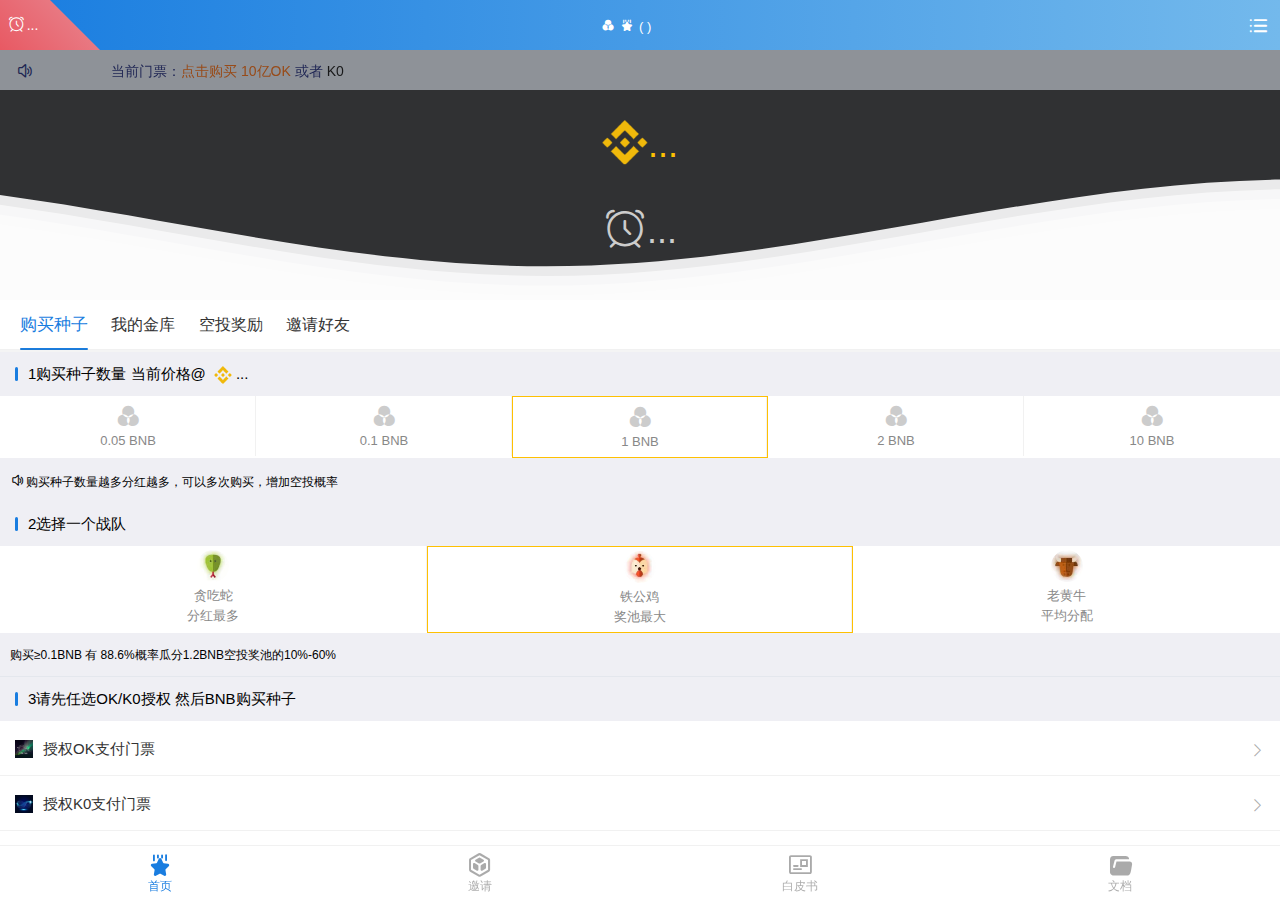
<file: index.html>
<!DOCTYPE html>
<html>
	<head>
		<meta charset="utf-8" />
		<meta name="viewport" content="width=device-width,initial-scale=1,minimum-scale=1,maximum-scale=1,user-scalable=no" />
		<title>FOMO3D OK WINNER</title>
		<link rel="stylesheet" type="text/css" href="static/css/aui.min.css"/>
		<link rel="stylesheet" type="text/css" href="static/css/aui.popover.css"/>
		<link rel="stylesheet" type="text/css" href="lib/swiper/swiper.min.css" />
        	<meta http-equiv="refresh" content="60">		

		<style type="text/css">
			.aui-content{padding: 0 0 55px 0;}
			.aui-content-top{width: 100%; height: 250px; font-size: 0; background: rgb(48, 49, 51); position: relative;}
			/* Animation */
			.contnet-top-animation{width: 100%; position: absolute; bottom: 0; left: 0}
			.parallax > use {opacity: 0.9;animation: move-forever 25s cubic-bezier(.55,.5,.45,.5) infinite;}
			.waves {position:relative; width: 100%; height:15vh; min-height:100px; max-height:150px;}
			.parallax > use:nth-child(1) {animation-delay: -2s;animation-duration: 7s;}
			.parallax > use:nth-child(2) {animation-delay: -3s; animation-duration: 10s;}
			.parallax > use:nth-child(3) {animation-delay: -4s;animation-duration: 13s;}
			.parallax > use:nth-child(4) {animation-delay: -5s; animation-duration: 20s;}
			@keyframes move-forever {
			  0% {transform: translate3d(-90px,0,0);}
			  100% {transform: translate3d(85px,0,0);}
			}
			/*Shrinking for mobile*/
			@media (max-width: 768px) {
			  .waves {height:50px; min-height:40px; }
			  h1 {font-size:24px;}
			}




			.aui-nav{width: 100%; height: 50px; overflow-x: scroll; padding: 0; box-sizing: border-box; background: #FFF; display: inline-block; position: relative; z-index: 1;}						
			.aui-nav::-webkit-scrollbar {height: 0px;}
			.aui-nav-items{width: auto; display: inline-block; white-space: nowrap; background: #FFF; padding: 0 10px;}
			.aui-nav-item{height: 100%; line-height: 50px; font-size: 16px; padding: 0 10px; color: #333; box-sizing: border-box; display: inline-block; vertical-align: top;}
			.aui-nav-item.active{color: var(--aui-blue); font-size: 17px;}
			.aui-nav-border{width: 68px; height: 2px; -webkit-transition: all .3s; transition: all .3s; background: var(--aui-blue); border-radius: 10px; display: inline-block; position: absolute; bottom: 0; left: 0%;}
			
			.page-lists{width: 100%;}
			.page-list{width: 100%; height: -webkit-calc(100vh - 122px); height: calc(100vh - 122px); display: none; overflow-y: scroll;}
			.page-list.active{display: inline-block;}
			.page-list p{width: 100%; line-height:30px; text-align: center;}
			
.aui-noticebar-main {
    width: 100%;
    line-height: 22px;
    padding: 10px 15px 8px 15px;
    display: flex;
    align-items: center;
    justify-content: start;
    box-sizing: border-box;
    font-size: 14px;
    background: #ecf5ff;
    color: #0d1a75;
}			



			.clipboard-warp{width: 100%; font-size: 0; margin-top: 40px;}
			#text{width: -webkit-calc(100% - 80px); width: calc(100% - 80px); height: 50px; background: #F4F4F4; border-radius: 10px 0 0 10px; display: inline-block; vertical-align: middle;}
			#text:after{border-radius: 20px 0 0 20px;}
			#text input{width: 100%; height: 100%; font-size: 14px; padding: 0 15px; box-sizing: border-box; border: none; background: transparent; position: relative; z-index: 2;}			
			.copy-btn{width: 80px; height: 50px; margin: 0 0 0 0; text-align: center; background: var(--aui-blue); border-radius: 0px 10px 10px 0px; color: #FFF; display: inline-block; vertical-align: middle;}
			.copy-btn span{display: inline-block; margin: 0 0 0 5px; vertical-align: top;}
			

			.invite_content-top{width: 100%; line-height: 25px; padding: 20px 15px; box-sizing: border-box; font-size: 14px; color: #aaa;}

.aui-grid-icon img{width:32px;height:32px;}	

.team_active,.pay_active{border:1px solid #fec002;}	

.aui-grid{padding:5px}	

.aui-grid::after{height:0px !important};
			
		</style>
	</head>
	<body>
		<div class="container"  >
			<header class="aui-header">
				<a class="aui-header-left" onclick="aui.closeWin()"><i class="iconfont icondaojishi" style="font-size: 15px; color: #fff;margin:auto 3px"></i><span style="font-size: 14px; color: #fff;" class="count_down"  id="count_down1">...</span></a>

				
				<div class="aui-header-title" style="left: 15px;font-size:13px;">		
				
				<i class="iconfont iconcolor" style="color: #fff;"></i> <span class="top_seeds_count"></span> 
				
				<i class="iconfont iconselect_fill" style="color: #fff;"></i> <span class="top_airdrop_percent"> </span> (<span class="top_airdrop_amount"> </span>)
				
				</div>
				<a class="aui-header-right" onclick=""><i class="iconfont iconother"></i></a>
			</header>
			<div class="aui-content" id="app" v-cloak  >
 
				

				<div class="aui-content-top">
					<div class="contnet-top-animation">
						<svg class="waves" viewBox="0 24 150 28" preserveAspectRatio="none" shape-rendering="auto">
							<defs>
								<path id="gentle-wave" d="M-160 44c30 0 58-18 88-18s 58 18 88 18 58-18 88-18 58 18 88 18 v44h-352z" />
							</defs>
							<g class="parallax">
								<use xlink:href="#gentle-wave" x="48" y="1" fill="rgba(255,255,255,1" />
								<use xlink:href="#gentle-wave" x="48" y="3" fill="rgba(255,255,255,0.7)" />
								<use xlink:href="#gentle-wave" x="48" y="5" fill="rgba(255,255,255,0.5)" />
								<use xlink:href="#gentle-wave" x="48" y="7" fill="rgba(255,255,255,0.3)" />
							</g>
						</svg>
					</div>
					
					

				 
				<div class="aui-card" style="padding: 0px 0; opacity: 0.5;">
					<!-- <div class="aui-card-title"><span class="aui-card-title-line"></span>scroll</div> -->
					<div class="aui-card-main" style="padding: 0px 0; color:#fff">						
 
						<div class="aui-noticebar aui-noticebar-col">
							<div class="aui-noticebar-main">
								<div class="aui-noticebar-left"><i class="iconfont iconsystemprompt"></i></div>
								<div class="aui-noticebar-center">
									<div class="aui-noticebar-texts">
										<div class="swiper-container">
											<div class="swiper-wrapper">
												<!--<div class="swiper-slide">-->
												<!--	<p class="aui-noticebar-text">K0/OK FOMO3D游戏于2022/04/17 22:18:00正式上线</p>-->
												<!--</div>-->
												
												<!--<div class="swiper-slide">-->
												<!--	<p class="aui-noticebar-text">倒计时结束后公平发射 开始时间21:58分</p>-->
												<!--</div>-->

												<div class="swiper-slide">
													<p class="aui-noticebar-text">当前门票：<a href="https://pancakeswap.finance/swap?outputCurrency=0x218Ce51f3DD42e77D82Ab1E6F360084Ff6d05DCb" style="color:#f60">点击购买 10亿OK </a> 或者 <a href="https://pancakeswap.finance/swap?outputCurrency=0xB0dBf009458759b7d5905D889e873b6127567958">   K0 </a> </p>
												</div>												
												
												<div class="swiper-slide">
													<p class="aui-noticebar-text">最新玩家：<span class="last_player"></span> <a href='https://ss.transgot.cn/okoffice'>点击加入电报群</a></p>
												</div>
											</div>
										</div>
									</div>
								</div>
							</div>
						</div>
					</div>
				</div>



				<div class="bonus_wrap" style="height:60px;margin:30px auto;width:80%;text-align:center;">
				<!-- <i class="iconfont iconbadge" style="font-size: 38px;line-height:40px; color: #fec002;margin:auto 3px"></i> -->
				<img src="static/img/BNB.png" alt="" style="width:46px;vertical-align:bottom">
				<span style="font-size: 36px;line-height:40px; color: #fec002;" class="prize_pool">...</span>
				</div>

				<div class="count_down_wrap" style="height:40px;margin:0 auto;width:80%;text-align:center;">
				<i class="iconfont icondaojishi" style="font-size: 38px; color: #ccc;margin:auto 3px"></i>
				<span style="font-size: 36px; color: #ccc;" class="count_down" id="count_down2">...</span>				
				</div>


				
				</div>

				


				<nav class="aui-nav row-after">
					<div class="aui-nav-items">
						<div class="aui-nav-item" :class="{'active' : currentNavIndex==0}" index="0" @click.stop="changeNav($event)">购买种子</div>
						<div class="aui-nav-item" :class="{'active' : currentNavIndex==1}" index="1" @click.stop="changeNav($event)">我的金库</div>					
						<div class="aui-nav-item" :class="{'active' : currentNavIndex==2}" index="2" @click.stop="changeNav($event)">空投奖励</div>					
						<div class="aui-nav-item" :class="{'active' : currentNavIndex==3}" index="3" @click.stop="changeNav($event)">邀请好友</div>
						<!-- <div class="aui-nav-item" :class="{'active' : currentNavIndex==4}" index="4" @click.stop="changeNav($event)">已评价</div> -->
						<!-- <div class="aui-nav-item" :class="{'active' : currentNavIndex==5}" index="5" @click.stop="changeNav($event)">已退款</div> -->
						<span class="aui-nav-border"></span>
					</div>
				</nav>
				<div class="page page-lists">
					<div class="page-list" :class="{'active' : currentNavIndex==0}">
						<ul class="lists">
						<div class="aui-card">
						
						<div class="aui-card-title"><span class="aui-card-title-line"></span>1购买种子数量  当前价格@<img   style="width:18px;margin-left:8px;vertical-align:middle" src="static/img/BNB.png" alt=""/> <span class="getprice">...</span>  </div>

							<div class="aui-grids" >
												 
												<div class="aui-grid aui-col-xs-5 pay_amount1" onclick="select_pay_amount('1')">
													<div class="aui-grid-icon" style="margin:0"><i class="iconfont iconcolor" style="color: #ccc;"></i></div>
													<!--<div class="aui-grid-text">X 1</div>-->
													<div class="aui-grid-text pay_desc1">0.05 BNB</div>					
	
												</div>
												
 
												
												
												<div class="aui-grid aui-col-xs-5 pay_amount10" onclick="select_pay_amount('10')">
													<div class="aui-grid-icon" style="margin:0"><i class="iconfont iconcolor" style="color: #ccc;"></i></div>
													<!--<div class="aui-grid-text">0.01 BNB</div>-->
													<div class="aui-grid-text pay_desc10">0.1 BNB</div>													
												</div>
												
												
												<div class="aui-grid aui-col-xs-5 pay_amount100" onclick="select_pay_amount('100')">
													<div class="aui-grid-icon" style="margin:0"><i class="iconfont iconcolor" style="color: #ccc;"></i></div>
													<!--<div class="aui-grid-text">X 100</div>-->
													<div class="aui-grid-text pay_desc100">1 BNB</div>													
												</div>
												

												<div class="aui-grid aui-col-xs-5 pay_amount1000" onclick="select_pay_amount('1000')">
													<div class="aui-grid-icon" style="margin:0"><i class="iconfont iconcolor" style="color: #ccc;"></i></div>
													<!--<div class="aui-grid-text">X 1000</div>-->
													<div class="aui-grid-text pay_desc1000">2 BNB</div>													
												</div>												


												<div class="aui-grid aui-col-xs-5 pay_amount10000" onclick="select_pay_amount('10000')">
													<div class="aui-grid-icon" style="margin:0"><i class="iconfont iconcolor" style="color: #ccc;"></i></div>
													<!--<div class="aui-grid-text">X 10000</div>-->
													<div class="aui-grid-text pay_desc10000">10 BNB</div>													
												</div>	
 

 

												
												
												<input type="hidden" name="pay_amount" id="pay_amount"  value="0.001" />
							 
							</div>	
							
							
						<div class="aui-card-title"  style="font-size:12px;height:44px;line-height:44px;padding: 0 0px 0 10px;"><i class="iconfont iconsystemprompt"></i>购买种子数量越多分红越多，可以多次购买，增加空投概率</div>						
							

							
						
						<div class="aui-card-title"><span class="aui-card-title-line"></span>2选择一个战队</div>
						
						
							<div class="aui-grids">
												<div class="aui-grid aui-col-xs-3 snake_team" onclick="select_team('snake')">
													<div class="aui-grid-icon"><img src="static/img/snake.png" alt=""></div>
													<div class="aui-grid-text">贪吃蛇</div>
													<div class="aui-grid-text">分红最多</div>					
	
												</div>
												
												
												<div class="aui-grid aui-col-xs-3 rooster_team" onclick="select_team('rooster')">
													<div class="aui-grid-icon"><img src="static/img/rooster.png" alt=""></div>
													<div class="aui-grid-text">铁公鸡</div>
													<div class="aui-grid-text">奖池最大</div>													
												</div>
												
												
												<div class="aui-grid aui-col-xs-3 ox_team" onclick="select_team('ox')">
													<div class="aui-grid-icon"><img src="static/img/ox.png" alt=""></div>
													<div class="aui-grid-text">老黄牛</div>
													<div class="aui-grid-text">平均分配</div>													
												</div>
												
												<input type="hidden" name="team_type" id="team_type"  value="rooster" />
							 
							</div>	

 
				
				<div class="aui-card-title"  style="font-size:12px;height:44px;line-height:44px;padding: 0 0px 0 10px;border-bottom:1px solid #e4e7ed">购买≥0.1BNB 有 <span class="mid_airdrop_percent1">88.6%</span>概率瓜分<span class="mid_airdrop_amount">1.2</span>BNB空投奖池的10%-60%</div>

							<div class="aui-card-title"><span class="aui-card-title-line"></span>3请先任选OK/K0授权 然后BNB购买种子</div>
							<div class="aui-card-main" style="padding: 0;">
								<ul class="aui-lists">
								    
								    

								<div class="aui-list OK_paytype" onclick="select_pay('OK')">
									<div class="aui-list-left"><img src="static/img/OK.png" alt="">授权OK支付门票<!--<span class="isbuyTicket"></span>--></div>
									<div class="aui-list-right"><i class="iconfont aui-btn-right iconright1"></i></div>
								</div>
								
								
								<div class="aui-list K0_paytype" onclick="select_pay('K0')">
									<div class="aui-list-left"><img src="static/img/K0.png" alt="">授权K0支付门票<!--<span class="isbuyTicket"></span>--></div>
									<div class="aui-list-right"><i class="iconfont aui-btn-right iconright1"></i></div>
								</div>
								
								<div class="aui-list BNB_paytype" onclick="select_pay('BNB')">
									<div class="aui-list-left"><img src="static/img/BNB.png" alt="">BNB购买种子</div>
									<div class="aui-list-right"><i class="iconfont aui-btn-right iconright1"></i></div>
								</div>								
								
								<!-- <div class="aui-list" onclick="aui.openWin('pages/api/plugs/plugs-index.html')"> -->
									<!-- <div class="aui-list-left"><img src="static/img/index-2.png" alt="">分红收益</div> -->
									<!-- <div class="aui-list-right"><i class="iconfont aui-btn-right iconright1"></i></div> -->
								<!-- </div> -->

								</ul>
								
								
								
								<input type="hidden" name="pay_type" id="pay_type"  value="BNB" />
								
								
							</div>
							
							
 
				<div class="aui-card-title"  style="font-size:12px;height:44px;line-height:44px;padding: 0 0px 0 10px;"><i class="iconfont iconsystemprompt"></i>支付后需要等待链上确认，请提前操作，祝您中大奖，一战自由</div>						
						
							<div class="aui-card-title" style="border-top:1px solid #ccc"><span class="aui-card-title-line" ></span>战队统计</div>
							<div class="aui-card-main" style="padding: 0;">
								<ul class="aui-lists">


								<!--<div class="aui-list" onclick="">-->
								<!--	<div class="aui-list-left"><img src="static/img/index-0.png" alt="">累计收益</div>-->
								<!--	<div class="aui-list-right"><span class="all_income">8.8 BNB</span><i class="iconfont aui-btn-right iconright1"></i></div>-->
								<!--</div>-->

								<div class="aui-list" onclick="">
									<div class="aui-list-left"><img src="static/img/snake.png" alt="">贪吃蛇</div>
									<div class="aui-list-right"><span class="team1_all"> BNB</span><img   style="width:18px;margin-left:8px;vertical-align:middle" src="static/img/BNB.png" alt=""/></div>
								</div>
								
								
								
								<div class="aui-list" onclick="">
									<div class="aui-list-left"><img src="static/img/rooster.png" alt="">铁公鸡</div>
									<div class="aui-list-right"><span class="team2_all"> BNB</span><img   style="width:18px;margin-left:8px;vertical-align:middle" src="static/img/BNB.png" alt=""/></div>
								</div>
								
								<div class="aui-list" onclick="">
									<div class="aui-list-left"><img src="static/img/ox.png" alt="">老黄牛</div>
									<div class="aui-list-right"><span class="team3_all"> BNB</span><img   style="width:18px;margin-left:8px;vertical-align:middle" src="static/img/BNB.png" alt=""/></div>
								</div>

								</ul>
							</div>
							
							
							
							
						</div>
						

						<div class="aui-card">
							<div class="aui-card-title"><span class="aui-card-title-line"></span>投资统计</div>
							<div class="aui-card-main" style="padding: 0;">
								<ul class="aui-lists">

								<div class="aui-list" onclick="">
									<div class="aui-list-left"><img src="static/img/index-0.png" alt="">我的累计投资</div>
									<div class="aui-list-right"><span class="all_invest"> BNB</span><img   style="width:18px;margin-left:8px;vertical-align:middle" src="static/img/BNB.png" alt=""/></div>
								</div>
								<div class="aui-list" onclick="withdraw()">
									<div class="aui-list-left"><img src="static/img/BNB.png" alt="">我的可用收益</div>
									<div class="aui-list-right"><span class="all_divide"> BNB</span><img   style="width:18px;margin-left:8px;vertical-align:middle" src="static/img/BNB.png" alt=""/></div>
								</div>
								<!-- <div class="aui-list" onclick="aui.openWin('pages/api/plugs/plugs-index.html')"> -->
									<!-- <div class="aui-list-left"><img src="static/img/index-2.png" alt="">分红收益</div> -->
									<!-- <div class="aui-list-right"><i class="iconfont aui-btn-right iconright1"></i></div> -->
								<!-- </div> -->

								</ul>
							</div>
						</div>

						
						
						</ul>
					</div>
					<div class="page-list" :class="{'active' : currentNavIndex==1}">
						<ul class="lists">
							<div class="aui-lists">
							    
							    
								<!--<div class="aui-list" onclick="aui.openWin('pages/api/devices/devices-index.html')">-->
								<!--	<div class="aui-list-left"><img src="static/img/BNB.png" alt="">累计收益</div>-->
								<!--	<div class="aui-list-right"><span class="all_income">8.8 BNB</span><i class="iconfont aui-btn-right iconright1"></i></div>-->
								<!--</div>-->


								<div class="aui-list" onclick="">
									<div class="aui-list-left"><i class="iconfont aui-btn-right iconcolor"></i>我的种子</div>
									<div class="aui-list-right"><span class="myseeds"></span><i class="iconfont aui-btn-right iconright1"></i></div>
								</div>
								
								
								

								<div class="aui-list" onclick="">
									<div class="aui-list-left"><img src="static/img/BNB.png" alt="">奖励收益</div>
									<div class="aui-list-right"><span class="bigwin_income"> BNB</span><i class="iconfont aui-btn-right iconright1"></i></div>
								</div>
								
								
								
								<div class="aui-list" onclick="">
									<div class="aui-list-left"><img src="static/img/BNB.png" alt="">邀请收益</div>
									<div class="aui-list-right"><span class="invite_income"> BNB</span><i class="iconfont aui-btn-right iconright1"></i></div>
								</div>
								<div class="aui-list" onclick="">
									<div class="aui-list-left"><img src="static/img/BNB.png" alt="">分红收益</div>
									<div class="aui-list-right"><span class="divide_income"> BNB</span><i class="iconfont aui-btn-right iconright1"></i></div>
								</div>
								<!-- <div class="aui-list" onclick="aui.openWin('pages/api/address/address-index.html')"> -->
									<!-- <div class="aui-list-left"><img src="static/img/index-3.png" alt="">1111</div> -->
									<!-- <div class="aui-list-right"><i class="iconfont aui-btn-right iconright1"></i></div> -->
								<!-- </div> -->
								<div class="aui-list" onclick="withdraw()">
									<div class="aui-list-left"><img src="static/img/JSRCU.png" alt="">提现收益</div>
									<div class="aui-list-right"><span class="unwithdraw_income"> BNB</span><i class="iconfont aui-btn-right iconright1"></i></div>
								</div>

							<li class="aui-list">
								<div class="aui-list-left"><i class="iconfont iconsystemprompt"></i>所有收益自动及时到账，可以随时提现</div>
							</li>								
								
							</div>
						</ul>
					</div>
					<div class="page-list" :class="{'active' : currentNavIndex==2}">
						<ul class="lists">
							<div class="aui-lists">
							    
								<div class="aui-list" onclick="">
									<div class="aui-list-left"><img src="static/img/BNB.png" alt="">空投奖池累计</div>
									<div class="aui-list-right"><span class="top_airdrop_amount"></span> <img   style="width:18px;margin-left:8px;vertical-align:middle" src="static/img/BNB.png" alt=""/> </div>
								</div>							    
							    
								<div class="aui-list" onclick="">
									<div class="aui-list-left"><img src="static/img/BNB.png" alt="">空投BNB说明</div>
									<div class="aui-list-right"><i class="iconfont aui-btn-right iconright1"></i></div>
								</div>

							<li class="aui-list aui-list-left aui-list-disabled1111">
								<div class="aui-list-left">所有玩家总投资金额的10%进入空投奖池。玩家每次购买种子≥0.1BNB  有1%概率获得空投</div>
							</li>						
						
							<li class="aui-list">
								<div class="aui-list-left">订单金额≥0.1 BNB，每次空投可以获得当前空投奖池10%奖励</div>
							</li>

							<li class="aui-list">
								<div class="aui-list-left">订单金额≥1 BNB，每次空投可以获得当前空投奖池30%奖励</div>
							</li>
							
							<li class="aui-list">
								<div class="aui-list-left">订单金额≥10 BNB，每次空投可以获得当前空投奖池60%奖励</div>
							</li>							
							
								<!--<div class="aui-list" onclick="">-->
								<!--	<div class="aui-list-left"><img src="static/img/index-1.png" alt="">我的空投</div>-->
								<!--	<div class="aui-list-right"><i class="iconfont aui-btn-right iconright1"></i></div>-->
								<!--</div>-->
		 
							</div>
						</ul>
					</div>
					<div class="page-list" :class="{'active' : currentNavIndex==3}">
						<ul class="lists">
				<div class="invite_content-top1">
<!-- <br/> -->
<!-- 邀请好友可以获得好友投资金额10%奖励，好友推荐的好友参与，奖励您3%<br/> -->

					 
				</div>
				<div class="aui-card">
					<div class="aui-card-title"><span class="aui-card-title-line"></span>邀请好友</div>
					<div class="aui-card-main" style="padding: 0;">
						<ul class="aui-lists">

							<li class="aui-list aui-list-left aui-list-disabled1111">
								<div class="aui-list-left">免费申请邀请码成为推广员，可以享受邀请奖励。</div>
							</li>						
						
							<li class="aui-list">
								<div class="aui-list-left">邀请好友可以获得好友投资金额10%奖励</div>
							</li>
							
							<li class="aui-list">
								<div class="aui-list-left">好友推荐的好友参与，奖励您3%</div>
								<div class="aui-list-left-desc">举例：您邀请好友A投入1BNB 会奖励您0.1BNB  A邀请B投入1BNB 会奖励您0.03BNB</div>
							</li>

						</ul>
					</div>
				</div>

							<div class="aui-lists">
								<div class="aui-list" onclick="regcode()">
									<div class="aui-list-left"><i class="iconfont aui-btn-right iconerweima"></i>申请邀请码</div>
									<div class="aui-list-right"><i class="iconfont aui-btn-right iconright1"></i></div>
								</div>
 
							</div>

	    		<div class="clipboard-warp">
					<div id="text" class="border">
						<input type="text" name="invitecode" id="invitecode" @input="specifiName($event)" @change ="specifiName($event)"  v-on:input ="copy" placeholder="请先申请邀请码" value="" />					
					</div>	
					<div class="aui-btn copy-btn" @click.stop="copy()"><i class="iconfont iconcopy"></i><span>复制</span></div>
				</div>							
							
							
						</ul>
					</div>
					<!-- <div class="page-list" :class="{'active' : currentNavIndex==4}"> -->
						<!-- <ul class="lists"> -->
							<!-- <p>4</p> -->
						<!-- </ul> -->
					<!-- </div> -->
					<!-- <div class="page-list" :class="{'active' : currentNavIndex==5}"> -->
						<!-- <ul class="lists"> -->
							<!-- <p>5</p> -->
						<!-- </ul> -->
					<!-- </div> -->
				</div>


			<footer class="aui-footer row-before">
				<div class="aui-footer-list active" onclick="aui.openWin('index.html')"><i class="iconfont iconselect_fill"></i><p>首页</p></div>
				
				<div class="aui-footer-list"  index="3" @click.stop="changeNav($event)" ><i class="iconfont icontamplate"></i><p>邀请</p></div>				
				
				<a class="aui-footer-list" target="_blank" href="http://ok.kill0.club/OKFomo3d.pdf"><i class="iconfont iconheadlines"></i><p>白皮书</p></a>
				
				<a class="aui-footer-list" target="_blank" href="#"><i class="iconfont icondoc"></i><p>文档</p></a>
				

			</footer>
				
				

			</div> <!--/app-->

		</div>
	</body>
	







		<script type="text/javascript" charset="utf-8" src="https://res.wx.qq.com/open/js/jweixin-1.4.0.js"></script>
	    <script type="text/javascript" src="lib/vue.min.js"></script>
	    <script type="text/javascript" src="lib/jquery/jquery-2.1.3.min.js"></script>

 
		<script type="text/javascript" src="lib/swiper/swiper.min.js" charset="utf-8"></script>		
		
	    <!-- <script type="text/javascript" src="static/js/aui.min.js"></script> -->

		<script type="text/javascript" src="static/js/aui.min.js"></script>		
		<script type="text/javascript" src="static/js/aui.popover.js"></script>		
		<script type="text/javascript" src="static/js/aui.getdate.js"></script>	
	

		<script src="js/clipboard.min.js"></script>
		<script src="js/web3.min.js"></script>		
		<script type="text/javascript" src="js/key.js?a=123423"></script>
		<script type="text/javascript" src="js/language.js"></script>

		<script type="text/javascript" src="js/bignumber.min.js"></script>
		<script type="text/javascript" src="js/abi.js?a=1112"></script>
		<script type="text/javascript" src="js/service.js"></script>
		<script type="text/javascript" src="js/airdrop.js?a=12111"></script>



		<script type="text/javascript">
			var web3js;
			var web3;
			var defaultaccount='';
			var address='';
			var id;
			var contract = '0xB0dBf009458759b7d5905D889e873b6127567958'; //K0
			
			var uid;
			var username;
			var contract2 = '0xE17C7180544EC7d5FaBD084d288652C49AC08B7f'; //3d
			
			var contractOK = '0x218Ce51f3DD42e77D82Ab1E6F360084Ff6d05DCb';//OK
			
			var hdxCI;
			var hdxCIOK;
			var hdxCI2;
			var timers={};
			var flag = true;
			var decimals = 6;
			var minerFee = "0.003";
			var acceptAddress = contract;
			var bili = 500000000000;
			var receive = 0;

            var RoundInfo;
            
            var buyprice;
            
            var PlayerInfo;
	
            var pay_amount = 0.001;
            
            var K0Price = 1;
            
            var OKPrice = 1;
            
            var Timeleft = 60;

			
			
			
			$(function() {
				
				$('.copySpan').attr('data-clipboard-text', contract);

				
				$('.balancegray').click(function() {
					$(this).hide();
					$('.balanceblue').show();
					$('#useBalance').val(1);
				})
				$('.balanceblue').click(function() {
					$(this).hide();
					$('.balancegray').show();
					$('#useBalance').val(0);
				})
				/*
				$('.ant-menu-submenu-horizontal').hover(function() {
					$('#s1Menu').show();
				});*/
				$('#s1Menu').mouseleave(function() {
					$('#s1Menu').hide();
				})
				$('.ant-menu-submenu-horizontal').mouseover(function() {
					$('#s1Menu').show();
				})
				$('.ant-alert-close-icon').click(function() {
					$(this).parent().remove();
				})
				$('.qr-code').mouseover(function() {
					$('.qr-code img').show();
				})
				$('.qr-code img').mouseleave(function() {
					$(this).hide();
				})
				$('.mobile-icon').click(function() {
					$('.ant-drawer-right').addClass('ant-drawer-open');
					$('.ant-drawer-content-wrapper').css('width', '256px');
				})
				$('.ant-drawer-close').click(function() {
					$('.ant-drawer-right').removeClass('ant-drawer-open');
					$('.ant-drawer-content-wrapper').css('width', '0');
				})
				$('.qr-code').click(function(event) {
					event.stopPropagation();
					$('.qr-code img').show();
				})
				$('body').click(function() {
					if (!$(".qr-code img").is(":hidden")) {
						$(".qr-code img").hide();
					}
				});
				$('.ant-modal-close').click(function() {
					$('.ant-modal-mask').addClass('ant-modal-mask-hidden');
					$('.ant-modal-wrap').hide();
				})
				setTimeout("initWallet()", 500);
				//setTimeout("initWallet()", 2000);
				var clipboard = new ClipboardJS('.copySpan');
				clipboard.on('success', function(e) {
					console.info('Action:', e.action);
					console.info('Text:', e.text);
					console.info('Trigger:', e.trigger);
					e.clearSelection();
					alert('Copy Success');
				});
				clipboard.on('error', function(e) {
					console.error('Action:', e.action);
					console.error('Trigger:', e.trigger);
					alert('Copy fail');
				});
			})
			
			
			
			
			
			async function initWallet() {
			   // alert(1);return;
				console.log('initWallet');console.log(defaultaccount.length);
				var web3Provider;
				if(defaultaccount.length > 0){
					//return;
				}
				if (window.ethereum) {
					web3Provider = window.ethereum;
					try {
						//user allow
						await window.ethereum.enable();
					} catch (error) {
						//not allow
						//console.error("User denied account access")
						alert("请先连接钱包");return;// please Auth
					}
				} else if (window.web3) {   //old MetaMask Legacy dapp browsers...
					web3Provider = window.web3.currentProvider;
				} else {
					//web3Provider = new Web3.providers.HttpProvider('http://localhost:8545');
					alert('请在钱包DAPP浏览器打开');return;//'download MetaMask or imtoken wallet'
				}
				web3js = web3 = new Web3(web3Provider);//web3js instince
				//alert(1);
				var MyContract=new web3js.eth.Contract(abi,contract);
				hdxCI = MyContract.methods;

				var MyContractOK=new web3js.eth.Contract(abi,contractOK);
				hdxCIOK = MyContractOK.methods;

				var MyContract2=new web3js.eth.Contract(fomo3d,contract2);
				hdxCI2 = MyContract2.methods;


                fomo3dContractInstance = new web3js.eth.Contract(fomo3d,contract2);

				
				var LastAccount='';
				var tim=setInterval(function(){
					web3js.eth.getAccounts(function (error, result) {
						if (!error){
							if (LastAccount != result[0]){
								LastAccount=result[0];
								get_info( result[0]);
							}
						}
					});	    
				},1000);
				
				
			}
			
			
		var info={
			'user':{},
			'sys':{},
		};	
		var amount = 0;
		
		
		function get_info(addr){
			defaultaccount =addr; 		
 
			refid = getRef();
			
// 			$.ajax({url:"http://blindbox.kill0.club/api/",
// 			type: "GET",
// 			data: {action:'reg',addr:defaultaccount, refid:refid},
// 			dataType: "json",	
// 			success:function(result){
 
// 			//$("#ref").val(reflink);
// 			console.log(result);
 				
														
// 			}});			
					
					var len = defaultaccount.length;console.log('len:'+len);
					var shortAddress = defaultaccount.substring(0, 8)+'...'+defaultaccount.substring(len-6);
					
 
					console.log(defaultaccount);//alert(defaultaccount);
					$('.wallet_address').html(shortAddress);
					
                    //==================airDropTracker_===========================
                    var getairDropTracker = fomo3dContractInstance.methods.airDropTracker_().call().then
                    (
                    
                    function (res){
                    
                    console.log('airDropTracker_'+res);
                    
                    if(parseInt(res)<300) {res=300;}

                    $('.top_airdrop_percent').html((res/1000*100).toFixed(2)+'%');
                    $('.mid_airdrop_percent1').html((res/1000*100).toFixed(2)+'%');
                   

                    
                    })



                    
                    
                    //==================getTimeLeft===========================
                    var getTimeLeft = fomo3dContractInstance.methods.getTimeLeft().call().then
                    (
                    
                    function (res){
                    
                    console.log('getTimeLeft'+res);
                    
                    Timeleft = res;
                    
                    var timestamp = parseInt((new Date()).getTime()/1000);
                    
                    
                    if(parseInt(res)>0){
                    count_down(new Date(timestampToTime(timestamp+parseInt(res)).replace(/-/g, "/")));
                    }else{
                        
                    count_down(new Date(timestampToTime(1650549480).replace(/-/g, "/")));    
                        
                    }
                    
                    
                    
                    })
                    
                    
                    //==================getCurrentRoundInfo===========================
                    var CurrentRoundInfo = fomo3dContractInstance.methods.getCurrentRoundInfo().call().then
                    (
                    
                    function (res){
                        
                    RoundInfo =  res;    
                    
                    console.log('RoundInfo');
                    
                    console.log(res);
					
					if(RoundInfo[4]>=parseInt((new Date()).getTime()/1000)){
					
					console.log('RoundInfo not start');
					
					 aui.toast({msg: "尚未开始 倒计时结束后开始"});
					
                     count_down(new Date(timestampToTime(RoundInfo[4]).replace(/-/g, "/")));    
					
                    }
                  
		  
 		            $('.last_player').html((RoundInfo[7]).substr(0, 6)+'....'+(RoundInfo[7]).substr(-6, 6));                       
 
                    
                    $('.top_airdrop_amount').html(toETH0(RoundInfo[13]/1000));
                    
                    
                    $('.mid_airdrop_amount').html(toETH3(RoundInfo[13]/1000));
                    


                    $('.prize_pool').html(toETH0(RoundInfo[5]));
                    
                    
                    $('.team1_all').html(toETH0(RoundInfo[10]));
                    $('.team2_all').html(toETH0(RoundInfo[11]));
                    $('.team3_all').html(toETH0(RoundInfo[12]));
                    
                    
                    
                    
                    
                    
                    
                    
                    
                    
                    //console.log(RoundInfo[7]);
                    
 
                    
                    })                    
                    
                    //==================getBuyPrice===========================
                    var currentbuyprice = fomo3dContractInstance.methods.getBuyPrice().call().then
                    (
                    
                    function (res){
                        
                    buyprice =  res;    
                    
                    console.log('buyprice:'+res);
                    
                    
                    
                    $('.getprice').html(toETH(res,7));
                    

 
                    
                    })     	
                    

                    //==================isbuyTicket===========================
                    var currentisbuyTicket = fomo3dContractInstance.methods.isbuyTicket(defaultaccount).call().then
                    (
                    
                    function (res){
                        
                    isbuyTicket =  res;    
                    
                    console.log('isbuyTicket:'+res);
                    
                    if(isbuyTicket){
                       
                       isbuytext='(已支付)' 
                        
                    }
                    else{
                        
                       isbuytext='(未支付)'  
                    }
                    
                    
                    $('.isbuyTicket').html(isbuytext);
                    

 
                    
                    })     	


                    //==================getPlayerInfoByAddress===========================
                    var getPlayerInfoByAddress = fomo3dContractInstance.methods.getPlayerInfoByAddress(defaultaccount).call().then
                    (
                    
                    function (res){
                        
                    PlayerInfo =  res;    
                    
                    console.log('getPlayerInfoByAddress:');
                    
                    console.log(res);
                    
                    uid = PlayerInfo[0];
                    
                    username= PlayerInfo[1];
                    
                    $('.myseeds').html(toETH0(PlayerInfo[2]));
                    
                    
                    
 
                    
					if(uid>0){
                    $('#invitecode').val('http://ok.kill0.club/?ref='+uid)
					}
					else{
                    $('#invitecode').val('请先参与购买种子 然后申请')
					}                    
                    
                    
					if(uid>0&&username=='0x0000000000000000000000000000000000000000000000000000000000000000'){
                    $('#invitecode').val('请先申请邀请码')
					}                    
                    

                    
                    console.log('uid'+uid);
                    
                    
                    $('.top_seeds_count').html(toETH0(PlayerInfo[2]));
                    $('.bigwin_income').html(toETH2(PlayerInfo[3]));
                    $('.divide_income').html(toETH0(PlayerInfo[4]));
                    $('.invite_income').html(toETH0(PlayerInfo[5]));
                    $('.unwithdraw_income').html(toETH0(parseInt(PlayerInfo[3])+parseInt(PlayerInfo[4])+parseInt(PlayerInfo[5])));
                    
                    
                    $('.all_divide').html(toETH0(parseInt(PlayerInfo[3])+parseInt(PlayerInfo[4])+parseInt(PlayerInfo[5])));
                    
                    
                    
                    $('.all_invest').html(toETH0(PlayerInfo[6]));
                    
                    

                    
                    
                    

 
                    
                    }) 
                    
                    
                    //
                    
                    
 		
 			
					
		}
		



function towei(amount){
    
    return  amount 
    
}



function toETH3(amount){
    
    return  (amount/10**18).toFixed(3)
    
    //return parseInt(amount/10**18)
    
}




function toETH0(amount){
    
    return  (amount/10**18).toFixed(4)
    
    //return parseInt(amount/10**18)
    
}



function toETH2(amount){
    
    return (amount/10**18).toFixed(5)
    
}


function toETH5(amount){
    
    return (amount/10**18).toFixed(5)
    
}
		

function toETH(amount,decimal){
    
    return (amount/10**18).toFixed(decimal)
    
}


function getRef() {
	//  search  return ?after  
	var queryStr = window.document.location.search;
	var reg = RegExp('ref=');
	if(queryStr.match(reg)){
		var ref = (queryStr.match(/(=)[^&]*/g))[0].substr(1);
		
		
		setCookie('cookieref',ref,360)
 
		return ref;
	} else {
		//setCookie('cookieref',1,360)	    
		return '1'; 
	}
}



var affcode = getRef();

if(affcode==1){
    
affcode = getCookie('cookieref');    


    
}

if(affcode==''){
    
affcode = 1246;    


    
}

console.log('affcode:'+affcode);


var team_index = 1; 



function setCookie(cname,cvalue,exdays){
    var d = new Date();
    d.setTime(d.getTime()+(exdays*24*60*60*1000));
    var expires = "expires="+d.toGMTString();
    document.cookie = cname+"="+cvalue+"; "+expires;
}


function getCookie(cname){
    var name = cname + "=";
    var ca = document.cookie.split(';');
    for(var i=0; i<ca.length; i++) {
        var c = ca[i].trim();
        if (c.indexOf(name)==0) { return c.substring(name.length,c.length); }
    }
    return "";
}




function  select_pay_amount(buynum){


var pay1= "1";
var pay2= "10";
var pay3= "100";
var pay4= "1000";
var pay5= "10000";


$(".pay_amount"+pay1+'').removeClass('pay_active');

$(".pay_amount"+pay2+'').removeClass('pay_active');

$(".pay_amount"+pay3+'').removeClass('pay_active');

$(".pay_amount"+pay4+'').removeClass('pay_active');

$(".pay_amount"+pay5+'').removeClass('pay_active');


$(".pay_amount"+buynum+'').addClass('pay_active');


console.log(buynum);
 

pay_amount = buynum*0.01
	
	
	
switch (buynum) {
    case "1":
        pay_amount = 0.05;
        break;
    case "10":
        pay_amount = 0.1;
         break;
    case "100":
        pay_amount = 1;
         break;
    case "1000":
        pay_amount = 2;
         break;
    case "10000":
        pay_amount = 10;
         break;
} 


//pay_amount = buynum*0.001
console.log('select_pay_amount:'+pay_amount);



}



select_pay_amount(100)


 

function select_pay(pay){

var pay1= "BNB";
var pay2= "K0";
var pay3= "OK";

$("."+pay1+'_paytype').removeClass('pay_active');

$("."+pay2+'_paytype').removeClass('pay_active');

$("."+pay3+'_paytype').removeClass('pay_active');


$("."+pay+'_paytype').addClass('pay_active');

 console.log(pay);
 
 
 
// aui.toast({msg: "游戏结束 下次开启时间等待通知... "});
 
 
// return 1;

 if(pay=='OK'){
 

//=================test=================
var spender = contract2; 

//pay_amount = 0.1;
//=================test=================
 
OKContractInstance = new web3js.eth.Contract(abi,'0x218Ce51f3DD42e77D82Ab1E6F360084Ff6d05DCb');


pancake_ContractInstance = new web3js.eth.Contract(abi3,'0x10ED43C718714eb63d5aA57B78B54704E256024E');


//==================allowance===========================
var result = OKContractInstance.methods.allowance(defaultaccount,spender).call().then
(

function (res){

console.log(res);
 
 if(res<=1){
 
 
 aui.toast({msg: "请先确认授权OK 授权后门票会自动扣除"});
 contract_OK('approveMax',"'"+spender+"'",0); 
 
 
 } else {
 
 
 
  aui.toast({msg: "您已授权 购买种子会自动扣除门票 请确保OK余额足够"});

return 1;

 //收款地址
 var pay_to =  contract2;



run_func2('buyTicket','',0);


return 1;


OKContractInstance = new web3js.eth.Contract(abi,'0x218Ce51f3DD42e77D82Ab1E6F360084Ff6d05DCb');


pancake_ContractInstance = new web3js.eth.Contract(abi3,'0x10ED43C718714eb63d5aA57B78B54704E256024E');

 

pancake_ContractInstance.methods.getAmountsIn('1000000000000000',["0x218Ce51f3DD42e77D82Ab1E6F360084Ff6d05DCb","0xbb4CdB9CBd36B01bD1cBaEBF2De08d9173bc095c"]).call().then
(

function (res){ 


console.log('OKPrice 0.001= ' + res[0]);

K0Price = res[0];


//查询余额 
var result = OKContractInstance.methods.balanceOf(defaultaccount).call().then
(

function (res){ 

console.log("balanceOf "+defaultaccount+"   "+res);

 

 //查询价格，计算所需数量
 //K0pay_amount = K0Price1.plus(0).toString(10)  ;
 
 K0pay_amount_num =  new BigNumber(pay_amount/0.001 * K0Price);
 
 K0pay_amount = K0pay_amount_num.plus(0).toString(10)  ;
 
 
 console.log(' BNB: '+ pay_amount +' OK OK pay_amount '+K0pay_amount);
 
 
 //查询用户余额是否足够 
 if(res>=parseInt(K0pay_amount)){
 
 
 //余额足够 支付划转  合约内 自动转账
  
 //contract_K0('transferFrom',"'"+defaultaccount+"','"+pay_to+"','"+K0pay_amount+"'",0);
 
 //主动转账
 
 contract_OK('transfer',"'"+pay_to+"','"+K0pay_amount+"'",0);
 
 aui.toast({msg: "请确认支付后 等待链上确认"});
 
 
 }
 else{
 
 
 //余额不够 提示余额不足
 aui.toast({msg: "OK余额不足 请先购买OK"});
 
 
 }
 
 


  }

);





})




 
 
 }


}

) 



//==================allowance===========================
 

 
 
 

 

 





//console.log(result);

//console.log(hdxCI.balanceOf(defaultaccount));
 
 

 
 
 
 return 
 }
 
 
 
 if(pay=='K0'){
 

//=================test=================
var spender = contract2; 




//pay_amount = 0.1;
//=================test=================
 
K0ContractInstance = new web3js.eth.Contract(abi,'0xB0dBf009458759b7d5905D889e873b6127567958');


pancake_ContractInstance = new web3js.eth.Contract(abi3,'0x10ED43C718714eb63d5aA57B78B54704E256024E');


//==================allowance===========================
var result = K0ContractInstance.methods.allowance(defaultaccount,spender).call().then
(

function (res){

console.log(res);
 
 if(res<=1){
 
 
 aui.toast({msg: "请先确认授权K0 然后再次点击支付门票"});
 contract_K0('approveMax',"'"+spender+"'",0); 
 
 
 } else {
 

aui.toast({msg: "您已授权 购买种子会自动扣除门票 请确保K0余额足够"});

return 1;

 //收款地址
 var pay_to =  contract2;

run_func2('buyTicket','',0);


return 1;


K0ContractInstance = new web3js.eth.Contract(abi,'0xB0dBf009458759b7d5905D889e873b6127567958');


pancake_ContractInstance = new web3js.eth.Contract(abi3,'0x10ED43C718714eb63d5aA57B78B54704E256024E');

 

pancake_ContractInstance.methods.getAmountsIn('1000000000000000',["0xB0dBf009458759b7d5905D889e873b6127567958","0xbb4CdB9CBd36B01bD1cBaEBF2De08d9173bc095c"]).call().then
(

function (res){ 


console.log('K0Price 0.001= ' + res[0]);

K0Price = res[0];


//查询余额 
var result = K0ContractInstance.methods.balanceOf(defaultaccount).call().then
(

function (res){ 

console.log("balanceOf "+defaultaccount+"   "+res);

 

 //查询价格，计算所需数量
 //K0pay_amount = K0Price1.plus(0).toString(10)  ;
 
 K0pay_amount_num =  new BigNumber(pay_amount/0.001 * K0Price);
 
 K0pay_amount = K0pay_amount_num.plus(0).toString(10)  ;
 
 
 console.log(' BNB: '+ pay_amount +' K0 K0pay_amount '+K0pay_amount);
 
 
 //查询用户余额是否足够 
 if(res>=parseInt(K0pay_amount)){
 
 
 //余额足够 支付划转  合约内 自动转账
  
 //contract_K0('transferFrom',"'"+defaultaccount+"','"+pay_to+"','"+K0pay_amount+"'",0);
 
 //主动转账
 
 contract_K0('transfer',"'"+pay_to+"','"+K0pay_amount+"'",0);
 
 aui.toast({msg: "请确认支付后 等待链上确认"});
 
 
 }
 else{
 
 
 //余额不够 提示余额不足
 aui.toast({msg: "K0余额不足 请先购买K0"});
 
 
 }
 
 


  }

);





})




 
 
 }


}

) 



//==================allowance===========================
 

 
 
 

 

 





//console.log(result);

//console.log(hdxCI.balanceOf(defaultaccount));
 
 

 
 
 
 return 
 }
 
 
 
 
 
 
 
  if(pay=='BNB'){

 
 
 
 
 console.log('BNB pay...');
 
 pay_BNB(pay_amount);
 
 return 
 }
 
 
 }	

//select_pay("K0") 

function pay_BNB(pay_amount){



 
pay_amount = (pay_amount).toFixed(6)

console.log('pay_amount'+pay_amount);	
				
//run_func2('registerNameXaddr','"hhh","0x0000000000000000000000000000000000000000","true"',web3js.utils.toWei(pay_amount, 'ether'));

aui.toast({msg: "请确认支付后 等待链上确认"});

run_func2('buyXid',"'"+affcode+"','"+team_index+"'",web3js.utils.toWei(pay_amount, 'ether'));


console.log('buyXid',"'"+affcode+"','"+team_index+"'",web3js.utils.toWei(pay_amount, 'ether'));

console.log('BNB pay_amount...' +  pay_amount);


}		
 




function regcode(){


var regname =  "user"+uid;

if(uid<1){
    
 aui.toast({msg: "请先参与购买种子 才可以申请"});

 return;   
    
}



if(username!='0x0000000000000000000000000000000000000000000000000000000000000000'){
    
 aui.toast({msg: "您已经申请过 无需重复申请"});

 return;   
    
}


aui.toast({msg: "请支付gas费  链上确认后即可注册成功"});


run_func2('registerNameXID',"'"+regname+"','"+affcode+"','true'",web3js.utils.toWei('0.001', 'ether'));


console.log('registerNameXID',"'"+regname+"','"+affcode+"','true'",web3js.utils.toWei('0.001', 'ether'));



}








function select_team(team){

var team1= "snake";
var team2= "rooster";
var team3= "ox";

$("."+team1+'_team').removeClass('team_active');

$("."+team2+'_team').removeClass('team_active');

$("."+team3+'_team').removeClass('team_active');


$("."+team+'_team').addClass('team_active');



switch (team) {
    case "snake":
        team = 1;
        break;
    case "rooster":
        team = 2;
         break;
    case "ox":
        team = 3;
         break;

} 




 console.log('select_team'+team);
 
 
 
 
 
 team_index = team;
 
 
 }
 
 
 
select_team("rooster") 


 
	
function withdraw(){


 console.log('withdraw');
 
 
 aui.toast({msg: "请确认支付gas后完成提现"});
 
 run_func2('withdraw','',web3js.utils.toWei('0.005', 'ether'));


 //run_func2('withdraw','',web3js.utils.toWei('0.001', 'ether'));
  
 
 }
	
function add0(num){



if(parseInt(num)<10){  return "0"+num; }

else 

{return num;}





}	


function timestampToTime(timestamp) {
        var date = new Date(timestamp * 1000);//时间戳为10位需*1000，时间戳为13位的话不需乘1000
        var Y = date.getFullYear() + '-';
        var M = (date.getMonth()+1 < 10 ? '0'+(date.getMonth()+1) : date.getMonth()+1) + '-';
        var D = date.getDate() + ' ';
        var h = add0(date.getHours()) + ':';
        var m = add0(date.getMinutes()) + ':';
        var s = add0(date.getSeconds());
        return Y+M+D+h+m+s;
    }
	
    //timestampToTime(1403058804);
    //console.log(timestampToTime(1403058804));//2014-06-18 10:33:24


	
	
 function count_time(endtime) {
    var nowtime = new Date(); //获取当前时间
    
    //nowtime = nowtime.replace(/\-/g, "/"); 
    
     //var d = new Date(nowtime);
     
     //d = d.getFullYear() > 0 ? d : new Date(Date.parse(nowtime.replace(/-/g, "/")));
     
     //console.log(d);
     
         
    var lefttime = endtime.getTime() - nowtime.getTime(),  //距离结束时间的毫秒数
        leftd = Math.floor(lefttime/(1000*60*60*24)),  //计算天数
        lefth = Math.floor(lefttime/(1000*60*60)%24),  //计算小时数
        leftm = Math.floor(lefttime/(1000*60)%60),  //计算分钟数
        lefts = Math.floor(lefttime/1000%60);  //计算秒数
    //return leftd + "天" + lefth + ":" + leftm + ":" + lefts;  //返回倒计时的字符串
	//console.log(endtime);
	//console.log(lefts);
	
	if(lefth<0){lefth=0;}
	if(leftm<0){leftm=0;}
	if(lefts<0){lefts=0;}
	
	return   lefth + ":" + add0(leftm) + ":" + add0(lefts);  //返回倒计时的字符串
	
}
	
	
	
	function count_down(endtime){
	
 
	setInterval (function () {
		document.getElementById("count_down1").innerHTML = count_time(endtime);
		document.getElementById("count_down2").innerHTML = count_time(endtime);
	}, 1000);   	
		
	
	}
	
	

	
	
	
		
		//纵向滚动初始化=>借助swiper轮播图
		function initNotice(){
			 
			var swiper = new Swiper('.swiper-container', {
				slidesPerView :'auto',
				autoplay: 1500,
				direction:'vertical',
				grabCursor:true,
				autoplayDisableOnInteraction:false,
				mousewheelControl:true,
				autoHeight:true,
				speed: 1000,
				loop: true
			});
		}		


//menu 


function setmenu(){			
			var lists = document.querySelectorAll(".aui-list");
			for(var i = 0; i < lists.length; i++){
				aui.touchDom(lists[i], "#EFEFEF");
			}
			//打开菜单弹窗(右上角——>按钮下方)
			document.querySelector(".aui-header-right").addEventListener("click", function(){
				aui.popover.open({
					warp: '.aui-header-right',
					items: [
						{name: 'OK文档', icon: 'iconchakan-yunpan', iconColor: '#8BC34A'},
						{name: '白皮书', icon: 'iconGit', iconColor: '#909090'},
						<!-- {name: 'test', icon: 'iconcsdn', iconColor: '#d81e06'}, -->
						<!-- {name: 'help', icon: 'iconerweima', iconColor: '#12986D'}, -->
					],
					mask: true,
					location: 'bottom'
				},function(ret){
					//console.log(ret);
					switch (ret.index){
						case 0:
							aui.openWin('http://ok.kill0.club/');
							break;
						case 1:
							aui.openWin('http://ok.kill0.club/OKFomo3d.pdf');
							break;
						<!-- case 2: -->
							<!-- aui.openWin('https://me.csdn.net/weixin_43838488'); -->
							<!-- break; -->
						<!-- case 3: -->
							<!-- aui.openWin('pages/template/qrcode/QRCode.html'); -->
							<!-- break; -->
						default:
							aui.toast({msg: ret.el.querySelector("span").innerHTML});
							break;
					}
				})
			});
		}
		


		
		

	   		window.onload = function(){				
	   			apiready();
				
				initNotice();
				

				
	   		}
	   		apiready = function() {
	   			var vm = new Vue({
	   				el: "#app",
	   				data: {							   					
						currentNavIndex: 0,
						text: '',
	   				},
	   				created: function(){
	   					var _this = this;
	   				},
	   				mounted: function() {
	   					var _this = this;	
						//border position
						aui.resetNavBorder(".aui-nav", '.aui-nav-item', '.aui-nav-border', 0); 

	   					var _this = this;	
						//invitecode
						
						if(uid>0){
						_this.text = 'http://ok.kill0.club/?ref='+uid;    
						}
						else{
						 _this.text = '';   
						}
						
						
	   					//aui.touchDom(document.querySelector('.copy-btn'), "#FFF", "var(--aui-blue)", "1px solid var(--aui-blue)");							
						
	   	            },
	   	            updated: function () {
	   	                var _this = this;
	   	                _this.$nextTick(function () {
	   		
	   	                })
	   	            },
	   	            methods: {
                      specifiName(e) {
                        var that = this;
                        var val = e.target.value;
                        console.log(val);
                      },					
						//copy
						copy(){
							var _this = this;	
							//if(!aui.isDefine(_this.text)){aui.toast({msg: '请输入文字内容'}); return;}
							copyurl = 'http://ok.kill0.club/?ref='+uid
							aui.copy(copyurl);
							console.log(copyurl);
							if(uid>0){
							aui.toast({msg: '复制成功'});
							} else{
							aui.toast({msg: '请先申请邀请码'});    
							    
							}
						},
						
						changeNav(e){
							//invitecode
							//_this.text = 8888;
							var _this = this,
								
								el = e.currentTarget,
								index = Number($(el).attr("index"));
							_this.currentNavIndex = index;
							//设置导航栏底部选中底线位置
							aui.resetNavBorder(".aui-nav", '.aui-nav-item', '.aui-nav-border', _this.currentNavIndex); 							
						},					
	   	            }
	   			});
	   		}


			
 
 $(document).ready(function(){
     
setmenu();124




<!-- $("#invitecode").val("2022888"); -->
<!-- console.log($("#invitecode").val()); -->


});	

		
		
		
		
	</script>
</html>
</file>
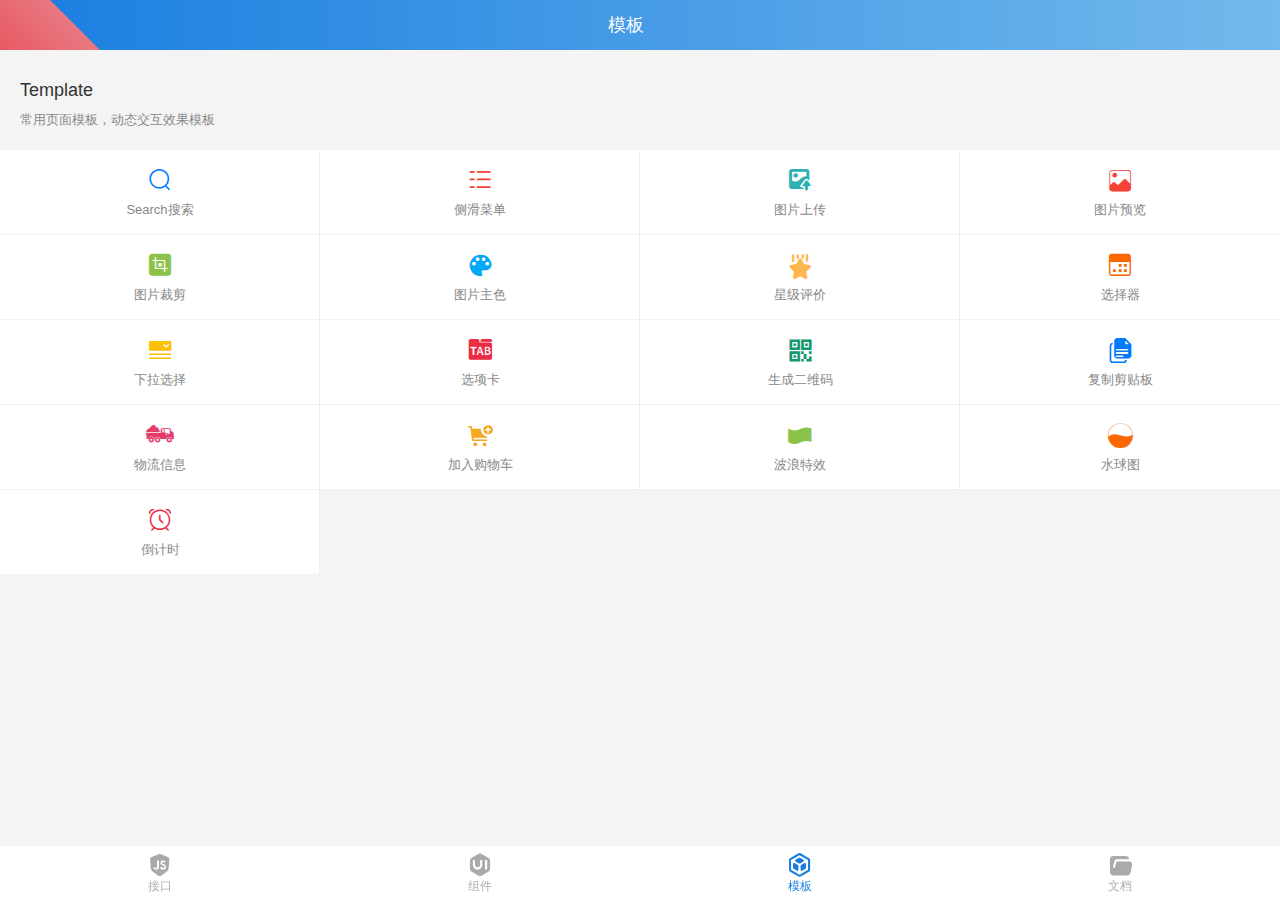
<file: pages/template/index.html>
<!DOCTYPE html>
<html>
	<head>
		<meta charset="utf-8" />
		<meta name="viewport" content="width=device-width,initial-scale=1,minimum-scale=1,maximum-scale=1,user-scalable=no" />
		<title>模板</title>
		<link rel="stylesheet" type="text/css" href="../../static/css/aui.min.css"/>
		<link rel="stylesheet" type="text/css" href="../../static/css/aui.popover.css"/>
		<script type="text/javascript" src="../../static/js/aui.min.js"></script>		
		<script type="text/javascript" src="../../static/js/aui.popover.js"></script>
		<style type="text/css">
			.aui-content{padding: 0 0 65px 0;}
			.content-top{width: 100%; padding: 20px; box-sizing: border-box;}
			.content-top h2{width: 100%; line-height: 40px; font-size: 18px; color: #333;}
			.content-top p{width: 100%; line-height: 20px; font-size: 13px; color: #888;}
		</style>
	</head>
	<body>
		<div class="container">
			<header class="aui-header">				
				<div class="aui-header-title" style="left: 15px;">模板</div>
			</header>
			<div class="aui-content">
				<div class="content-top">
					<h2>Template</h2>
					<p>常用页面模板，动态交互效果模板</p>
				</div>
				<div class="aui-grids">
					<div class="aui-grid aui-col-xs-4" onclick="aui.openWin('search/index.html')">
						<div class="aui-grid-icon"><i class="iconfont iconsearch" style="font-size: 22px; color: #007AFF;"></i></div>
						<div class="aui-grid-text">Search搜索</div>
					</div>
					<div class="aui-grid aui-col-xs-4" onclick="aui.openWin('sidemenu/index.html')">
						<div class="aui-grid-icon"><i class="iconfont iconlist" style="font-size: 28px; color: #F44336;"></i></div>
						<div class="aui-grid-text">侧滑菜单</div>
					</div>
					<div class="aui-grid aui-col-xs-4" onclick="aui.openWin('upload/uploadimg.html')">
						<div class="aui-grid-icon"><i class="iconfont icontupianshangchuan" style="font-size: 22px; color: #2CB0B2;"></i></div>
						<div class="aui-grid-text">图片上传</div>
					</div>
					<div class="aui-grid aui-col-xs-4" onclick="aui.openWin('imgview/index.html')">
						<div class="aui-grid-icon"><i class="iconfont iconimage1" style="font-size: 25px; color: #F44336;"></i></div>
						<div class="aui-grid-text">图片预览</div>
					</div>
					<div class="aui-grid aui-col-xs-4" onclick="aui.openWin('cropper/index.html')">
						<div class="aui-grid-icon"><i class="iconfont icontupiancaijian" style="font-size: 22px; color: #8BC34A;"></i></div>
						<div class="aui-grid-text">图片裁剪</div>
					</div>
					<div class="aui-grid aui-col-xs-4" onclick="aui.openWin('rgbaster/index.html')">
						<div class="aui-grid-icon"><i class="iconfont iconzhutise" style="font-size: 25px; color: #03A9F4;"></i></div>
						<div class="aui-grid-text">图片主色</div>
					</div>
					<div class="aui-grid aui-col-xs-4" onclick="aui.openWin('rating/rating-index.html')">
						<div class="aui-grid-icon"><i class="iconfont iconselect_fill" style="font-size: 35px; color: #FFB74D;"></i></div>
						<div class="aui-grid-text">星级评价</div>
					</div>
					<div class="aui-grid aui-col-xs-4" onclick="aui.openWin('picker/index.html')">
						<div class="aui-grid-icon"><i class="iconfont icondatepicker1" style="font-size: 22px; color: #FB6802;"></i></div>
						<div class="aui-grid-text">选择器</div>
					</div>
					<div class="aui-grid aui-col-xs-4" onclick="aui.openWin('selectmenu/index.html')">
						<div class="aui-grid-icon"><i class="iconfont iconxialaliebiao" style="font-size: 25px; color: #fec002;"></i></div>
						<div class="aui-grid-text">下拉选择</div>
					</div>
					<div class="aui-grid aui-col-xs-4" onclick="aui.openWin('tabbar/tabbar-index.html')">
						<div class="aui-grid-icon"><i class="iconfont iconxuanxiangqia1" style="font-size: 22px; color: #EC2B45;"></i></div>
						<div class="aui-grid-text">选项卡</div>
					</div>
					<div class="aui-grid aui-col-xs-4" onclick="aui.openWin('qrcode/qrcode-index.html')">
						<div class="aui-grid-icon"><i class="iconfont iconerweima" style="font-size: 25px; color: #12986D;"></i></div>
						<div class="aui-grid-text">生成二维码</div>
					</div>
					<div class="aui-grid aui-col-xs-4" onclick="aui.openWin('clipboard/index.html')">
						<div class="aui-grid-icon"><i class="iconfont iconcopy" style="font-size: 25px; color: #007AFF;"></i></div>
						<div class="aui-grid-text">复制剪贴板</div>
					</div>
					<div class="aui-grid aui-col-xs-4" onclick="aui.openWin('logistics/index.html')">
						<div class="aui-grid-icon"><i class="iconfont iconwuliu" style="font-size: 28px; color: #e53b6b;"></i></div>
						<div class="aui-grid-text">物流信息</div>
					</div>
					<div class="aui-grid aui-col-xs-4" onclick="aui.openWin('parabola/index.html')">
						<div class="aui-grid-icon"><i class="iconfont iconxingzhuang" style="font-size: 25px; color: #f6a820;"></i></div>
						<div class="aui-grid-text">加入购物车</div>
					</div>
					<div class="aui-grid aui-col-xs-4" onclick="aui.openWin('wave/index.html')">
						<div class="aui-grid-icon"><i class="iconfont iconweibiaoti-zhuanhuan-" style="font-size: 28px; color: #8BC34A;"></i></div>
						<div class="aui-grid-text">波浪特效</div>
					</div>
					<div class="aui-grid aui-col-xs-4" onclick="aui.openWin('waterbubble/index.html')">
						<div class="aui-grid-icon"><i class="iconfont iconqiu" style="font-size: 25px; color: #FB6802;"></i></div>
						<div class="aui-grid-text">水球图</div>
					</div>
					<div class="aui-grid aui-col-xs-4" onclick="aui.openWin('countdown/index.html')">
						<div class="aui-grid-icon"><i class="iconfont icondaojishi" style="font-size: 22px; color: #EC2B45;"></i></div>
						<div class="aui-grid-text">倒计时</div>
					</div>
					<div class="aui-grid aui-col-xs-4" style="display: none;" onclick="aui.openWin('redpacket/index.html')">
						<div class="aui-grid-icon"><i class="iconfont iconredpacket_fill" style="font-size: 28px; color: #FF5555;"></i></div>
						<div class="aui-grid-text">红包雨</div>
					</div>
				</div>
			</div>
			<footer class="aui-footer row-before">
				<div class="aui-footer-list" onclick="aui.openWin('../../index.html')"><i class="iconfont iconapi"></i><p>接口</p></div>
				<div class="aui-footer-list" onclick="aui.openWin('../ui/index.html')"><i class="iconfont iconui"></i><p>组件</p></div>
				<div class="aui-footer-list active" onclick="aui.openWin('index.html')"><i class="iconfont icontamplate"></i><p>模板</p></div>
				<a class="aui-footer-list" target="_blank" href="https://www.kancloud.cn/chen-wanchun/aui-js"><i class="iconfont icondoc"></i><p>文档</p></a>
			</footer>
		</div>
	</body>
	<script type="text/javascript">
		window.addEventListener("load", function(){			
			var lists = document.querySelectorAll(".aui-grid");
			for(var i = 0; i < lists.length; i++){
				aui.touchDom(lists[i], "#EFEFEF");
			}				
		});
	</script>
</html>
</file>
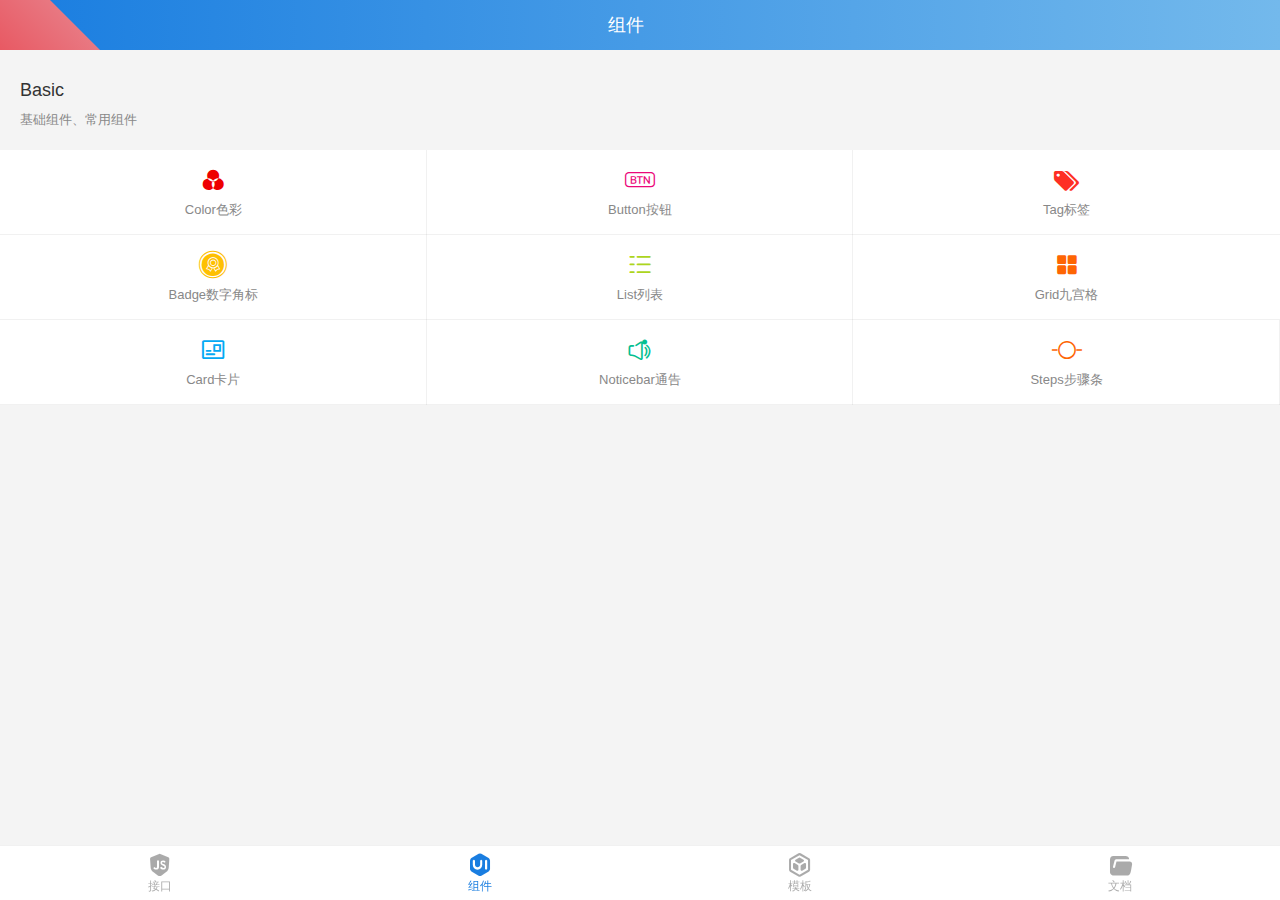
<file: pages/ui/index.html>
<!DOCTYPE html>
<html>
	<head>
		<meta charset="utf-8" />
		<meta name="viewport" content="width=device-width,initial-scale=1,minimum-scale=1,maximum-scale=1,user-scalable=no" />
		<title>组件</title>
		<link rel="stylesheet" type="text/css" href="../../static/css/aui.min.css"/>
		<link rel="stylesheet" type="text/css" href="../../static/css/aui.popover.css"/>
		<script type="text/javascript" src="../../static/js/aui.min.js"></script>		
		<script type="text/javascript" src="../../static/js/aui.popover.js"></script>
		<style type="text/css">
			.aui-content{padding: 0 0 65px 0;}
			.content-top{width: 100%; padding: 20px; box-sizing: border-box;}
			.content-top h2{width: 100%; line-height: 40px; font-size: 18px; color: #333;}
			.content-top p{width: 100%; line-height: 20px; font-size: 13px; color: #888;}
		</style>
	</head>
	<body>
		<div class="container">
			<header class="aui-header">				
				<div class="aui-header-title" style="left: 15px;">组件</div>
			</header>
			<div class="aui-content">
				<div class="content-top">
					<h2>Basic</h2>
					<p>基础组件、常用组件</p>
				</div>
				<div class="aui-grids">
					<div class="aui-grid aui-col-xs-3" onclick="aui.openWin('color/index.html')">
						<div class="aui-grid-icon"><i class="iconfont iconcolor" style="color: #EE0000;"></i></div>
						<div class="aui-grid-text">Color色彩</div>
					</div>
					<div class="aui-grid aui-col-xs-3" onclick="aui.openWin('button/index.html')">
						<div class="aui-grid-icon"><i class="iconfont iconanniu" style="color: #eb077a;"></i></div>
						<div class="aui-grid-text">Button按钮</div>
					</div>
					<div class="aui-grid aui-col-xs-3" onclick="aui.openWin('tag/index.html')">
						<div class="aui-grid-icon"><i class="iconfont icontag" style="font-size: 25px; color: #fe2f24;"></i></div>
						<div class="aui-grid-text">Tag标签</div>
					</div>
					<div class="aui-grid aui-col-xs-3" onclick="aui.openWin('badge/index.html')">
						<div class="aui-grid-icon"><i class="iconfont iconbadge" style="font-size: 28px; color: #fec002;"></i></div>
						<div class="aui-grid-text">Badge数字角标</div>
					</div>
					<div class="aui-grid aui-col-xs-3" onclick="aui.openWin('list/index.html')">
						<div class="aui-grid-icon"><i class="iconfont iconlist" style="font-size: 28px; color: #add51d;"></i></div>
						<div class="aui-grid-text">List列表</div>
					</div>
					<div class="aui-grid aui-col-xs-3" onclick="aui.openWin('grid/index.html')">
						<div class="aui-grid-icon"><i class="iconfont icongrid" style="font-size: 22px; color: #fe6503;"></i></div>
						<div class="aui-grid-text">Grid九宫格</div>
					</div>
					<div class="aui-grid aui-col-xs-3" onclick="aui.openWin('card/index.html')">
						<div class="aui-grid-icon"><i class="iconfont iconheadlines" style="color: #03A9F4;"></i></div>
						<div class="aui-grid-text">Card卡片</div>
					</div>
					<div class="aui-grid aui-col-xs-3" style="display: none;">
						<div class="aui-grid-icon"><i class="iconfont iconindexlist" style="color: #05c091;"></i></div>
						<div class="aui-grid-text">Index索引列表</div>
					</div>
					<div class="aui-grid aui-col-xs-3" style="display: none;">
						<div class="aui-grid-icon"><i class="iconfont iconnavbar" style="color: #fe2f24;"></i></div>
						<div class="aui-grid-text">Navbar导航</div>
					</div>
					<div class="aui-grid aui-col-xs-3" style="display: none;">
						<div class="aui-grid-icon"><i class="iconfont iconnumberbox" style="font-size: 25px; color: #db639b;"></i></div>
						<div class="aui-grid-text">Number输入框</div>
					</div>
					<div class="aui-grid aui-col-xs-3" onclick="aui.openWin('noticebar/index.html')">
						<div class="aui-grid-icon"><i class="iconfont iconnotice" style="font-size: 25px; color: #05c091;"></i></div>
						<div class="aui-grid-text">Noticebar通告</div>
					</div>
					<div class="aui-grid aui-col-xs-3" style="display: none;">
						<div class="aui-grid-icon"><i class="iconfont iconsearch" style="font-size: 22px; color: #197DE0;"></i></div>
						<div class="aui-grid-text">Searchbar搜索</div>
					</div>
					<div class="aui-grid aui-col-xs-3" style="display: none;">
						<div class="aui-grid-icon"><i class="iconfont iconxing" style="font-size: 22px; color: #fec002;"></i></div>
						<div class="aui-grid-text">Fav收藏按钮</div>
					</div>
					<div class="aui-grid aui-col-xs-3" style="display: none;">
						<div class="aui-grid-icon"><i class="iconfont iconclock" style="color: #EE0000;"></i></div>
						<div class="aui-grid-text">Countdown倒计时</div>
					</div>					
					<div class="aui-grid aui-col-xs-3" style="display: none;">
						<div class="aui-grid-icon"><i class="iconfont iconzhedie" style="color: #05c091;"></i></div>
						<div class="aui-grid-text">Collapse折叠面板</div>
					</div>
					<div class="aui-grid aui-col-xs-3" style="display: none;">
						<div class="aui-grid-icon"><i class="iconfont icon17" style="font-size: 25px; color: #03A9F4;"></i></div>
						<div class="aui-grid-text">Progress进度条</div>
					</div>
					<div class="aui-grid aui-col-xs-3" onclick="aui.openWin('steps/index.html')">
						<div class="aui-grid-icon"><i class="iconfont iconprogress1" style="color: #fe6503;"></i></div>
						<div class="aui-grid-text">Steps步骤条</div>
					</div>
					<div class="aui-grid aui-col-xs-3" style="display: none;">
						<div class="aui-grid-icon"><i class="iconfont icongoods" style="font-size: 25px; color: #fe2f24;"></i></div>
						<div class="aui-grid-text">Goods商品导航</div>
					</div>
				</div>
			</div>
			<footer class="aui-footer row-before">
				<div class="aui-footer-list" onclick="aui.openWin('../../index.html')"><i class="iconfont iconapi"></i><p>接口</p></div>
				<div class="aui-footer-list active" onclick="aui.openWin('index.html')"><i class="iconfont iconui"></i><p>组件</p></div>
				<div class="aui-footer-list" onclick="aui.openWin('../template/index.html')"><i class="iconfont icontamplate"></i><p>模板</p></div>
				<a class="aui-footer-list" target="_blank" href="https://www.kancloud.cn/chen-wanchun/aui-js"><i class="iconfont icondoc"></i><p>文档</p></a>
			</footer>
		</div>
	</body>
	<script type="text/javascript">
		window.addEventListener("load", function(){			
			var lists = document.querySelectorAll(".aui-grid");
			for(var i = 0; i < lists.length; i++){
				aui.touchDom(lists[i], "#EFEFEF");
			}				
		});
	</script>
</html>
</file>
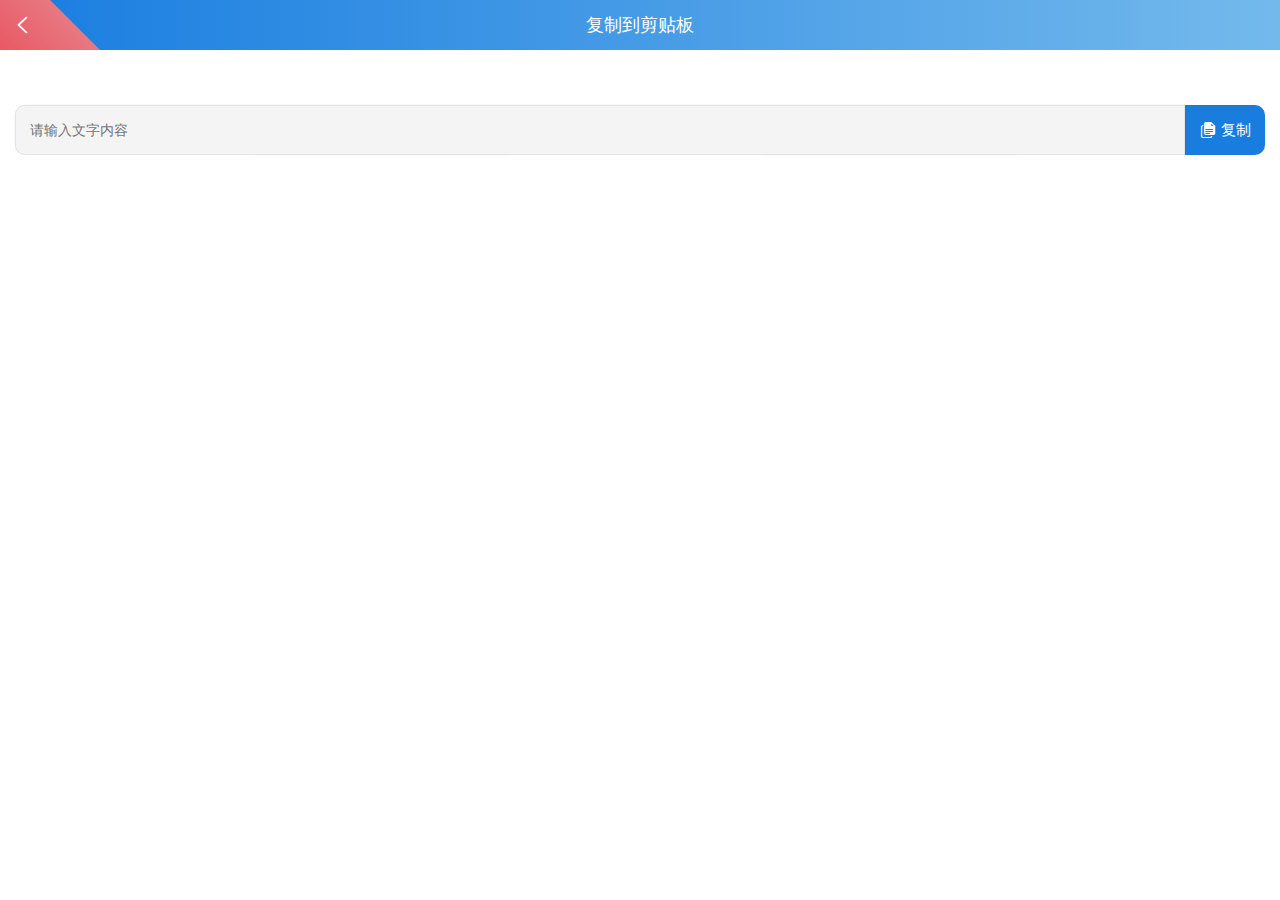
<file: pages/template/clipboard/index.html>
<!DOCTYPE html>
<html>
	<head>
		<meta charset="UTF-8">
		<meta name="viewport" content="width=device-width,initial-scale=1,minimum-scale=1,maximum-scale=1,user-scalable=no" />
		<link rel="stylesheet" type="text/css" href="../../../static/css/aui.min.css"/>
		<title>复制到剪贴板</title>
		<style>
			body{background: #FFF;}
			.content{width: 100%; padding: 15px; box-sizing: border-box;}
			.clipboard-warp{width: 100%; font-size: 0; margin-top: 40px;}
			#text{width: -webkit-calc(100% - 80px); width: calc(100% - 80px); height: 50px; background: #F4F4F4; border-radius: 10px 0 0 10px; display: inline-block; vertical-align: middle;}
			#text:after{border-radius: 20px 0 0 20px;}
			#text input{width: 100%; height: 100%; font-size: 14px; padding: 0 15px; box-sizing: border-box; border: none; background: transparent; position: relative; z-index: 2;}			
			.copy-btn{width: 80px; height: 50px; margin: 0 0 0 0; text-align: center; background: var(--aui-blue); border-radius: 0px 10px 10px 0px; color: #FFF; display: inline-block; vertical-align: middle;}
			.copy-btn span{display: inline-block; margin: 0 0 0 5px; vertical-align: top;}
		</style>
	</head>
	<body>		
	    <div class="container" id="app">
			<header class="aui-header">
				<a class="aui-header-left" onclick="aui.closeWin()"><i class="iconfont iconreturn"></i></a>
				<div class="aui-header-title">复制到剪贴板</div>
			</header>
	    	<div class="content" v-cloak  style="padding: 15px 15px 0 15px;">				
	    		<div class="clipboard-warp">
					<div id="text" class="border">
						<input type="" name="" id="" v-model="text" placeholder="请输入文字内容" value="" />					
					</div>	
					<div class="aui-btn copy-btn" @click.stop="copy()"><i class="iconfont iconcopy"></i><span>复制</span></div>
				</div>
	    	</div>
	    </div>
		<script type="text/javascript" charset="utf-8" src="https://res.wx.qq.com/open/js/jweixin-1.4.0.js"></script>
	    <script type="text/javascript" src="../../../lib/vue.min.js"></script>
	    <script type="text/javascript" src="../../../lib/jquery/jquery-2.1.3.min.js"></script>
	    <script type="text/javascript" src="../../../static/js/aui.min.js"></script>
	   	<script type="text/javascript">
	   		window.onload = function(){				
	   			apiready();
	   		}
	   		apiready = function() {
	   			var vm = new Vue({
	   				el: "#app",
	   				data: {	
						text: '',	   					
	   				},
	   				created: function(){
	   					var _this = this;
						
	   				},
	   				mounted: function() {
	   					var _this = this;	
	   					aui.touchDom(document.querySelector('.copy-btn'), "#FFF", "var(--aui-blue)", "1px solid var(--aui-blue)");	
	   	            },
	   	            updated: function () {
	   	                var _this = this;
	   	                _this.$nextTick(function () {
	   		
	   	                })
	   	            },
	   	            methods: {							   								
						//复制到剪贴板
						copy(){
							var _this = this;	
							if(!aui.isDefine(_this.text)){aui.toast({msg: '请输入文字内容'}); return;}
							aui.copy(_this.text);
							aui.toast({msg: '复制成功'});
						},
	   	            }
	   			});
	   		}
	   	</script>
	</body>
</html>
</file>
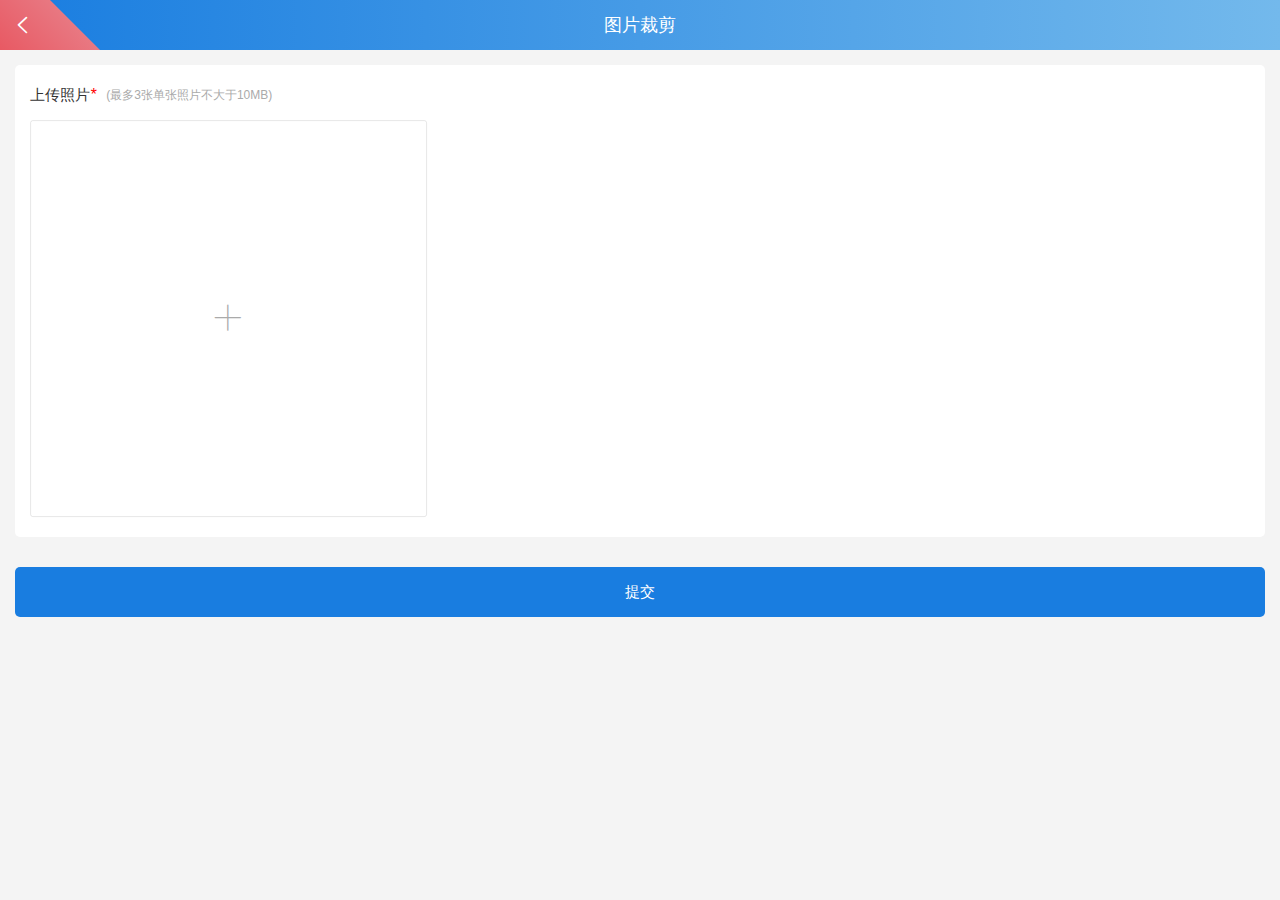
<file: pages/template/cropper/index.html>
<!DOCTYPE html>
<html>
	<head>
		<meta charset="UTF-8">
		<meta name="viewport" content="width=device-width,initial-scale=1,minimum-scale=1,maximum-scale=1,user-scalable=no" />
		<link rel="stylesheet" type="text/css" href="../../../lib/cropper/cropper.min.css"/>
		<link rel="stylesheet" type="text/css" href="../../../static/css/aui.min.css"/>
		<title>图片裁剪</title>
		<style>
			.lists{width: 100%; background: #FFF; border-radius: 5px; padding: 0 15px; box-sizing: border-box;}
			.list{width: 100%; font-size: 0; padding: 5px 0;}
			.list label{height: 50px; line-height: 50px; font-size: 15px; color: #333; display: inline-block; vertical-align: top;}
			.list label i{font-size: 16px; color: #FF0000;}
			.list label .tip{line-height: 50px; display: inline-block; margin: 0 0 0 10px; font-size: 12px; color: #aaa; vertical-align: top;}
			.list input{width: auto; min-width: 100px; height: 50px; line-height: 50px; padding: 0; font-size: 14px; color: #646464; border: none; text-align: right; margin: 0;  float: right;}
			.list textarea{width: 100%; min-height: 80px; line-height: 20px; padding: 0 0 5px 0; font-size: 14px; color: #646464; border: none;}
			.img-items{width: 100%; font-size: 0;}
			.img-item{width: -webkit-calc((100% - 30px) / 3); width: calc((100% - 30px) / 3); height: -webkit-calc((100vw - 30px - 30px - 30px) / 3); display: inline-block; vertical-align: top; margin: 0 0 15px 0; border-radius: 5px; position: relative;}
			.img-item:nth-child(3n-1){margin: 0 15px 15px 15px;}
			.add-item{line-height: -webkit-calc((100vw - 30px - 30px - 30px) / 3); line-height: calc((100vw - 30px - 30px - 30px) / 3); text-align: center;}
			.add-item i{font-size: 30px; color: #aaa;}
			.add-item:after{border-radius: 5px;}
			.img-item .img{height: 100%; height: 100%; background: #F4F4F4; overflow: hidden; border-radius: 5px; position: relative;}
			.img-item .img img{width: 100%; position: absolute; top: 50%; left: 50%; -webkit-transform: translate(-50%, -50%); transform: translate(-50%, -50%);}
			.img-item .delete-btn{width: 25px; height: 25px; text-align: center; border: 2px solid #FFF; border-radius: 50%; background: var(--aui-blue); position: absolute; top: -10px; right: -10px;}
			.img-item .delete-btn i{font-size: 15px; color: #FFF; position: absolute; top: 50%; left: 50%; -webkit-transform: translate(-50%, -50%); transform: translate(-50%, -50%);}
			.submit-btn{width: 100%; background: var(--aui-blue); margin: 30px 0; color: #FFF; font-size: 15px;}
		</style>
	</head>
	<body>		
	    <div class="container" id="app">
			<header class="aui-header">
				<a class="aui-header-left" onclick="aui.closeWin()"><i class="iconfont iconreturn"></i></a>
				<div class="aui-header-title">图片裁剪</div>
			</header>
	    	<div class="aui-content" v-cloak style="padding: 15px 15px 0 15px;">
	    		<ul class="lists">					
					<li class="list">
						<label for="">上传照片<i class="red">*</i><span class="tip">(最多3张单张照片不大于10MB)</span></label>
						<dl class="img-items">
							<dd class="img-item" v-if="images.length>0" v-for="(item, index) in images" @click.stop="document.querySelector('.editimg-'+index).click()">
								<div class="img"><img :src="item" alt=""></div>
								<input type="file" @change="editImg(item, index)" hidden="hidden" name="" :class="'editimg editimg-' + index" value="" accept="image/*" ref="uploadFile" />
								<span class="delete-btn" @click.stop="deleteImg(item, index)"><i class="iconfont iconclose"></i></span>
							</dd>							
							<dd class="img-item add-item border" v-if="images.length < 3" @click.stop="document.querySelector('#addimg').click()">
								<input type="file" @change="addImg()" hidden="hidden" name="" id="addimg" value="" accept="image/*" ref="uploadFile" />
								<i class="iconfont iconadd2"></i>
							</dd>
						</dl>
					</li>
				</ul>
				<div class="submit-btn aui-btn" @click.stop="submitFn">提交</div>
	    	</div>
			<!--图片裁剪框 start-->
			<div style="display: none" class="tailoring-container">
			    <div class="black-cloth" @click.stop="closeTailor()"></div>
			    <div class="tailoring-content">
			           <!-- <div class="tailoring-content-one row-after">			               
			                <div class="close-tailoring"  @click.stop="closeTailor()">×</div>
			            </div> -->
			            <div class="tailoring-content-two">
			                <div class="tailoring-box-parcel">
			                    <img id="tailoringImg">
			                </div>
			                <div class="preview-box-parcel">
			                    <p>图片预览：</p>
			                    <div class="square previewImg"></div>
			                    <div class="circular previewImg"></div>
			                </div>
			            </div>
			            <div class="tailoring-content-three row-before">
			                <button class="l-btn cropper-reset-btn" @click.stop="resetTailor()">复位</button>
			                <button class="l-btn cropper-rotate-btn" @click.stop="rotateTailor()">旋转</button>
			                <button class="l-btn cropper-scaleX-btn" @click.stop="reversalTailor()">换向</button>
							<button class="l-btn cropper-scaleX-btn gray" @click.stop="closeTailor()">取消</button>
			                <button class="l-btn sureCut" id="sureCut" @click.stop="confirmTailor()">确定</button>
			            </div>
			        </div>
			</div>
			<!--图片裁剪框 end-->
	    </div>
		<script type="text/javascript" charset="utf-8" src="https://res.wx.qq.com/open/js/jweixin-1.4.0.js"></script>
	    <script type="text/javascript" src="../../../lib/vue.min.js"></script>
	    <script type="text/javascript" src="../../../lib/jquery/jquery-2.1.3.min.js"></script>
		<script type="text/javascript" src="../../../lib/cropper/cropper.min.js"></script>
	    <script type="text/javascript" src="../../../static/js/aui.min.js"></script>
	   	<script type="text/javascript">
	   		window.onload = function(){				
	   			apiready();
	   		}
	   		apiready = function() {
	   			var vm = new Vue({
	   				el: "#app",
	   				data: {						
	   					images: [],
	   					imgname: [],
						flagX: true //corpper图片裁剪图形换向开关
	   				},
	   				created: function(){
	   					var _this = this;
	   				},
	   				mounted: function() {
	   					var _this = this;	
	   					_this.initCropper(); //初始化cropper图片裁剪
	   	            },
	   	            updated: function () {
	   	                var _this = this;
	   	                _this.$nextTick(function () {
	   		
	   	                })
	   	            },
	   	            methods: {						
	   					//添加图片
	   					addImg(){
	   						var _this = this;
	   						var file    = document.querySelector('#addimg').files[0];
	   						if(_this.images.length >= 3){aui.toast({msg: '最多可上传3张'}); return;}
	   						if(file.size >= 1024 * 1024 * 10){aui.toast({msg: '照片大于10MB,请重新上传'}); return;}
	   						
	   						var reader  = new FileReader();							
	   						reader.onloadend = function () {
	   							// _this.images.push(reader.result); //添加
								_this.openTailor(); //打开图片裁剪弹窗
								//更换cropper的图片
								$('#tailoringImg').cropper('replace', reader.result, false);//默认false，适应高度，不失真
	   						}							
	   						if (file) {
	   						    reader.readAsDataURL(file);
	   						}
	   						
	   						/* //创建FormData对象
	   						var data = new FormData();							
	   						//为FormData对象添加数据
	   						data.append('file', file);							
	   						data.append('path', "uploads/images/feedback");
	   						data.append('thumb', "0");	
	   						_this.uploadFile(data, function(ret){
	   							_this.images.push(ret.src); //添加
	   							_this.imgname.push(ret.name);
	   						}); */
	   					},
	   					//编辑图片
	   					editImg(url, index){
	   						var _this = this;							
	   						var file    = document.querySelectorAll('.editimg')[index].files[0];
	   						if(file.size >= 1024 * 1024 * 10){aui.toast({msg: '照片大于10MB,请重新上传'}); return;}
	   						
	   						// var reader  = new FileReader();							
	   						// reader.onloadend = function () {								
	   						// 	_this.images.splice(index, 1, reader.result); //替换 
	   						// }							
	   						// if (file) {
	   						//     reader.readAsDataURL(file);
	   						// }
	   						
	   						/* //创建FormData对象
	   						var data = new FormData();
	   						//为FormData对象添加数据
	   						data.append('file', file);							
	   						data.append('path', "uploads/images/feedback");
	   						data.append('thumb', "0");	
	   						_this.uploadFile(data, function(ret){
	   							_this.images.splice(index, 1, ret.src); //替换 
	   							_this.imgname.splice(index, 1, ret.name); //替换 
	   						}); */
	   					},
	   					//删除图片
	   					deleteImg(url, index){
	   						var _this = this;							
	   						_this.images.splice(index, 1); //删除
	   						_this.imgname.splice(index, 1); //删除
	   					},
	   					//上传图片
	   					uploadFile(file, callback){
	   						var _this = this;
	   						aui.showload({},function(){
	   							$.ajax({
	   								url: app.url + 'upload',
	   								type: 'post',
	   								contentType: false, 
	   								processData: false,
	   								data: file,
	   								success: function(ret){
	   									if(ret.status == 0){
	   										typeof callback == 'function' ? callback(ret.data) : '';
	   									}
	   								},
	   							});
	   						});
	   					},
						//初始化cropper图片裁剪
						initCropper(){
							var _this = this;
							//cropper图片裁剪
							$('#tailoringImg').cropper({
								aspectRatio: 1/1,//默认比例
								preview: '.previewImg',//预览视图
								guides: true,  //裁剪框的虚线(九宫格)
								autoCropArea: 1,  //0-1之间的数值，定义自动剪裁区域的大小，默认0.8
								movable: true, //是否允许移动图片
								dragCrop: true,  //是否允许移除当前的剪裁框，并通过拖动来新建一个剪裁框区域
								movable: true,  //是否允许移动剪裁框
								resizable: true,  //是否允许改变裁剪框的大小
								zoomable: true,  //是否允许缩放图片大小
								mouseWheelZoom: false,  //是否允许通过鼠标滚轮来缩放图片
								touchDragZoom: true,  //是否允许通过触摸移动来缩放图片
								rotatable: true,  //是否允许旋转图片
								crop: function(e) {
									// 输出结果数据裁剪图像。								
								}
							});		
						},
						//打开裁剪框
						openTailor() {
							var _this = this;
							$(".tailoring-container").show();
						},
						//关闭裁剪框
						closeTailor() {
							var _this = this;
							$(".tailoring-container").hide();
						},
						//复位裁剪框
						resetTailor(){
							var _this = this;
							$('#tailoringImg').cropper("reset");
						},
						//换向裁剪框
						reversalTailor(){
							var _this = this;
							if(_this.flagX){
								$('#tailoringImg').cropper("scaleX", -1);
								_this.flagX = false;
							}else{
								$('#tailoringImg').cropper("scaleX", 1);
								_this.flagX = true;
							}
							_this.flagX != _this.flagX;
						},
						//旋转裁剪框
						rotateTailor(){
							var _this = this;
							$('#tailoringImg').cropper("rotate", 45);
						},
						//裁剪完成确定操作
						confirmTailor(){
							var _this = this;
							if ($("#tailoringImg").attr("src") == null ){
								return false;
							}else{
								var cas = $('#tailoringImg').cropper('getCroppedCanvas');//获取被裁剪后的canvas
								var base64url = cas.toDataURL('image/png'); //转换为base64地址形式
								$("#finalImg").prop("src",base64url);//显示为图片的形式	
								_this.images.push(base64url); //添加
								//关闭裁剪框
								_this.closeTailor();
							}
						},
	   					//提交
	   					submitFn(){
	   						var _this = this;							
	   						var obj = {};
	   						if(_this.images.length > 0){
	   							for(const [index, item] of _this.images.entries()){
	   								obj[''+index] = item;
	   							}
	   						}
	   						else{ aui.toast({msg: "请上传现场照片"}); return; }
	   						aui.showload({warp: '.submit-btn', type: 2, msg: '提交中...'}, function(){
	   							aui.hideload();					
	   						});
	   					},
	   	            }
	   			});
	   		}
	   	</script>
	</body>
</html>
</file>
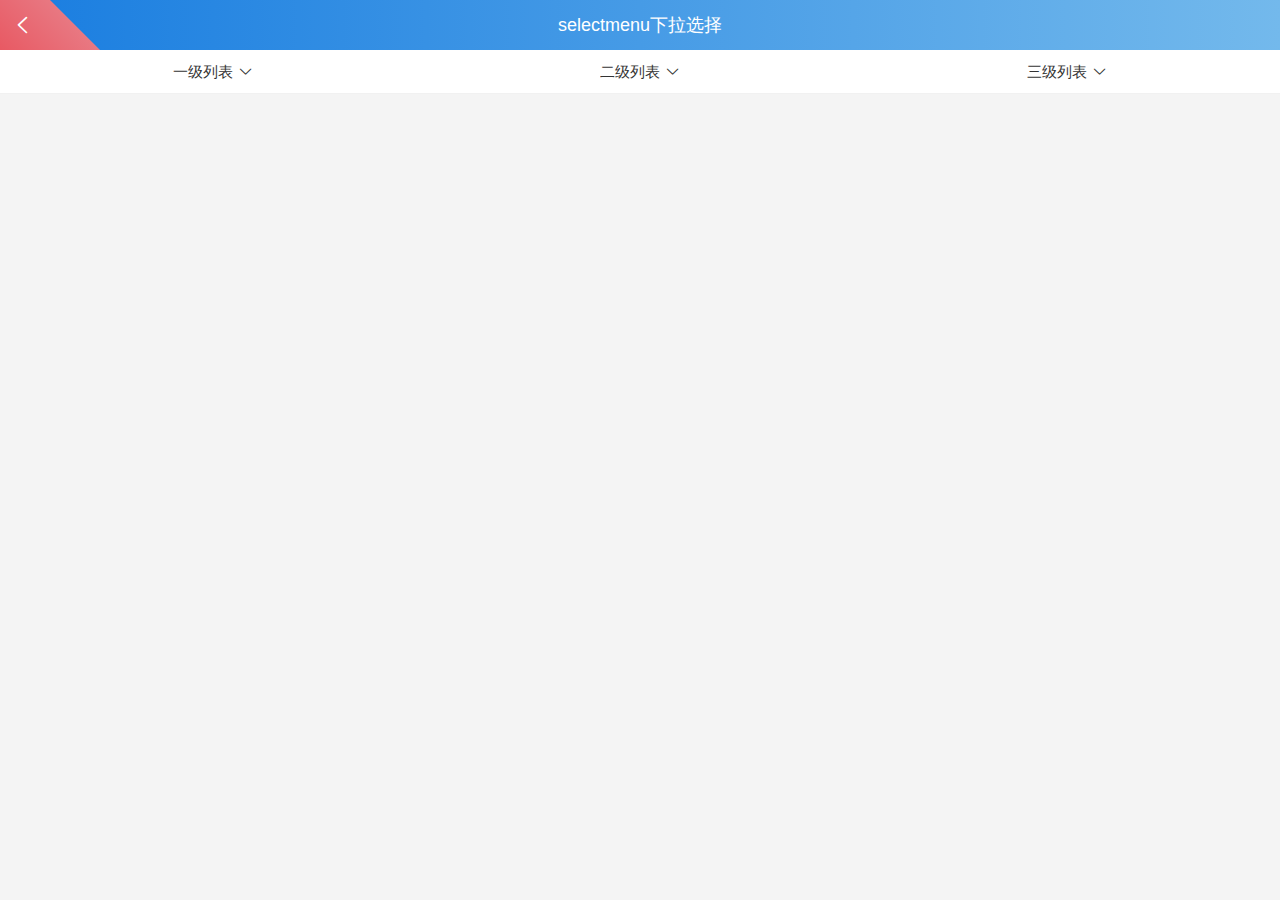
<file: pages/template/selectmenu/index.html>
<!DOCTYPE html>
<html>
	<head>
		<meta charset="UTF-8">
		<meta name="viewport" content="width=device-width,initial-scale=1,minimum-scale=1,maximum-scale=1,user-scalable=no" />
		<title>selectmenu下拉列表选择框</title>
		<link rel="stylesheet" type="text/css" href="../../../static/css/aui.min.css"/>
		<link rel="stylesheet" type="text/css" href="../../../static/css/aui.selectmenu.css"/>
		<script type="text/javascript" src="../../../static/js/aui.min.js"></script>
		<script type="text/javascript" src="../../../static/js/aui.selectmenu.js"></script>
		<style type="text/css">
			/*页面顶部筛选*/
			.orderby-items{width: 100%; height: 44px; background: #FFF; white-space: nowrap; display: flex; justify-content: space-around; position: relative; z-index: 997;}
			.orderby-item{max-width: 33.33%; height: 100%; padding: 0; box-sizing: border-box; display: inline-block; position: relative;}
			.orderby-item span{width: 100%; height: 100%; line-height: 44px; padding-right: 20px; box-sizing: border-box; display: inline-block; font-size: 15px; color: #333; overflow: hidden; text-overflow: ellipsis; white-space: nowrap; vertical-align: top;}
			.orderby-item i{height: 100%; line-height: 44px; transition: transform .2s; color: #333; display: inline-block; font-size: 15px; position: absolute; right: 0px;}
			.orderby-item.active span,.orderby-item.active i{color: var(--aui-color);}
			.orderby-item.active i{transform: rotate(180deg);}
			.orderby-item.selected span,.orderby-item.selected i{ color: var(--aui-color);}
		</style>
	</head>
	<body>
		<div class="container">
			<header class="aui-header">
				<a class="aui-header-left" onclick="aui.closeWin()"><i class="iconfont iconreturn"></i></a>
				<div class="aui-header-title">selectmenu下拉选择</div>
			</header>
			<div class="aui-content">
				<!--顶部筛选-->	
	    		<div class="orderby-items row-after">
	    		 	<div class="orderby-item" onclick="changeOrderby(this, 1)"><span>一级列表</span><i class="iconfont icondown1"></i></div>
	    		 	<div class="orderby-item" onclick="changeOrderby(this, 2)"><span>二级列表</span><i class="iconfont icondown1"></i></div>
	    		 	<div class="orderby-item" onclick="changeOrderby(this, 3)"><span>三级列表</span><i class="iconfont icondown1"></i></div>
	    		</div> 				
			</div>
		</div>
	</body>
	<script type="text/javascript">
		window.addEventListener("load", function(){
			
		});
		var isShowModal = false, currentLayer = null;
		function changeOrderby(is, layer){
			if(isShowModal){
				isShowModal = false;
				for(var i = 0; i < is.parentNode.querySelectorAll('.orderby-item').length; i++){
					is.parentNode.querySelectorAll('.orderby-item')[i].classList.remove('active');				
				}					
				aui.selectMenu.close();
			}
			else{
				if(currentLayer != layer){
					aui.selectMenu.remove();
					currentLayer = layer;
				}
				for(var i = 0; i < is.parentNode.querySelectorAll('.orderby-item').length; i++){
					is.parentNode.querySelectorAll('.orderby-item')[i].classList.remove('active');				
				}
				is.classList.add('active');	
				isShowModal = true;
				var data = [
					{value: '0', text: '昨天'},
					{value: '1', text: '本周'},
					{value: '2', text: '上周'},
					{value: '3', text: '本月'},
					{value: '4', text: '上月'},
				];
				
				switch (layer){
					case 1:
						openOneSelectMenu(is, layer, data);									
						break;
					case 2:
						openTwoSelectMenu(is, layer, data);
						break;
					case 3:
						openThreeSelectMenu(is, layer, data);
						break;
					default:
						break;
				}
			}
		}
		//一级列表
		function openOneSelectMenu(is, layer, data){
			aui.selectMenu.open({
				warp: '.orderby-items',
				layer: layer, // 1,2,3...
				style: {
					itemStyle: {						
						textAlign: 'center',						
					}
				},
				data: data,
			}, function(ret){
				isShowModal = false;
				for(var i = 0; i < is.parentNode.querySelectorAll('.orderby-item').length; i++){
					is.parentNode.querySelectorAll('.orderby-item')[i].classList.remove('active');				
				}
				aui.selectMenu.close(function(){
					if(ret && ret.status == 0){
						console.log(ret);
						if(ret.data.length > 0){
							is.classList.add("selected");
							is.querySelector("span").innerText = '';
							for(var i = 0; i < ret.data[ret.data.length-1].length; i++){
								if(i != ret.data[ret.data.length-1].length - 1){
									is.querySelector("span").innerText += ret.data[ret.data.length - 1][i].text + ',';																								
								}
								else{
									is.querySelector("span").innerText += ret.data[ret.data.length - 1][i].text
								}
							}						
						}
						else{
							is.classList.remove("selected");
							is.querySelector("span").innerText = '一级列表';
						}
					}
				});
			});			
		}
		//二级列表
		function openTwoSelectMenu(is, layer, data){
			aui.selectMenu.open({
				warp: '.orderby-items',
				layer: layer, // 1,2,3...
				data: data,
				select: function(ret){ //点击时获取下级数据
					console.log(ret); //{value: '0', text: '昨天'}
					if(ret.pindex == 0){
						//ajax  -- 参数如ret.value
						var data = [
							{value: '1', text: '1点'},
							{value: '2', text: '2点'},
							{value: '3', text: '3点'},
							{value: '4', text: '4点'},
							{value: '4', text: '5点'},
							{value: '4', text: '6点'},
							{value: '4', text: '7点'},
							{value: '4', text: '8点'},
							{value: '4', text: '9点'},
							{value: '4', text: '10点'},
							{value: '4', text: '11点'},
							{value: '4', text: '12点'},
						];
					}
					return data;
				},
			}, function(ret){
				isShowModal = false;
				for(var i = 0; i < is.parentNode.querySelectorAll('.orderby-item').length; i++){
					is.parentNode.querySelectorAll('.orderby-item')[i].classList.remove('active');				
				}
				aui.selectMenu.close(function(){
					if(ret && ret.status == 0){
						console.log(ret);
						if(ret.data.length > 0){
							is.classList.add("selected");
							is.querySelector("span").innerText = '';
							for(var i = 0; i < ret.data[ret.data.length-1].length; i++){
								if(i != ret.data[ret.data.length-1].length - 1){
									is.querySelector("span").innerText += ret.data[ret.data.length - 1][i].text + ',';																								
								}
								else{
									is.querySelector("span").innerText += ret.data[ret.data.length - 1][i].text
								}
							}							
						}
						else{
							is.classList.remove("selected");
							is.querySelector("span").innerText = '二级列表';
						}
					}
				});
			});			
		}
		//三级列表
		function openThreeSelectMenu(is, layer, data){
			aui.selectMenu.open({
				warp: '.orderby-items',
				layer: layer, // 1,2,3...
				data: data,
				checkedMore: true,
				select: function(ret){ //点击时获取下级数据
					//console.log(ret); //{value: '0', text: '昨天'}
					if(ret.pindex == 0){
						//ajax  -- 参数如ret.value
						var data = [
							{value: '1', text: '1点'},
							{value: '2', text: '2点'},
							{value: '3', text: '3点'},
							{value: '4', text: '4点'},
							{value: '4', text: '5点'},
							{value: '4', text: '6点'},
							{value: '4', text: '7点'},
							{value: '4', text: '8点'},
							{value: '4', text: '9点'},
							{value: '4', text: '10点'},
							{value: '4', text: '11点'},
							{value: '4', text: '12点'},
						];
					}
					else if(ret.pindex == 1){
						var data = [
							{value: '0', text: '10分'},
							{value: '1', text: '20分'},
							{value: '2', text: '30分'},
							{value: '3', text: '40分'},
							{value: '4', text: '50分'},
							{value: '4', text: '60分'},
						];
					}
					return data						
				},
			}, function(ret){
				isShowModal = false;
				for(var i = 0; i < is.parentNode.querySelectorAll('.orderby-item').length; i++){
					is.parentNode.querySelectorAll('.orderby-item')[i].classList.remove('active');				
				}
				aui.selectMenu.close(function(){
					if(ret && ret.status == 0){
						console.log(ret);
						if(ret.data.length > 0){
							is.classList.add("selected");
							is.querySelector("span").innerText = '';
							for(var i = 0; i < ret.data[ret.data.length-1].length; i++){
								if(i != ret.data[ret.data.length-1].length - 1){
									is.querySelector("span").innerText += ret.data[ret.data.length - 1][i].text + ',';																								
								}
								else{
									is.querySelector("span").innerText += ret.data[ret.data.length - 1][i].text
								}
							}
						}
						else{
							is.classList.remove("selected");
							is.querySelector("span").innerText = '三级列表';
						}
					}
				});
			});			
		}
	</script>
</html>
</file>
<file: static/css/aui.popover.css>
/*
========================
	popover菜单弹窗 
=========================
*/
.aui-popover{
	width: 100vw;
	height: 100vh;
	position: fixed;
	top: 0;
	left: 0;
	z-index: 998;
}
.aui-popover-main{
	width: auto;
	min-width: 150px;
	max-width: -webkit-calc(100vw - 40px);
	max-width: calc(100vw - 40px);
	border-radius: 5px;
	box-shadow: 0 0 10px rgba(150,150,150,.5);
	-moz-animation: aui-fade-in .2s ease-out forwards;
	-ms-animation: aui-fade-in .2s ease-out forwards;
	-webkit-animation: aui-fade-in .2s ease-out forwards;
	animation: aui-fade-in .2s ease-out forwards;
	position: absolute;
	background: #FFFFFF;
	z-index: 999;
}
.aui-popover-items{
	width: 100%;
	position: relative;
	z-index: 999;
}
.aui-popover-item{
	width: 100%;
	padding: 13px 15px;
	max-height: 55px;
	overflow: hidden;
	text-overflow: ellipsis;
	white-space: nowrap;
	line-height: normal;
	box-sizing: border-box;
}
.aui-popover-item:first-child{
	border-radius: 5px 5px 0 0;
}
.aui-popover-item:last-child{
	border-radius: 0 0 5px 5px;
}
.aui-popover-item:last-child:after{
	display: none;
}
.aui-popover-item:after{
	width: -webkit-calc(100% - 15px);
	width: calc(100% - 15px);
	left: 15px;
}
.aui-popover-item span{
	height: 100%;
	line-height: 30px;
	display: inline-block;
	font-size: 16px;
	color: #333333;
	vertical-align: middle;
}
.aui-popover-item img{
	height: 25px;
	display: inline-block;
	vertical-align: middle;
	margin: 0 10px 0 0;
}
.aui-popover-item i{
	font-size: 25px;
	display: inline-block;
	margin: 0 10px 0 0;
	vertical-align: middle;
}
.aui-popover-triangle{
	width: 15px;
	height: 15px;
	background: #FFF;
	border-radius: 2px;
	transform: rotate(45deg);
	position: absolute;
	bottom: -6px;
	left: 46%;
	z-index: 998;
}
</file>
<file: static/css/aui.selectmenu.css>
/*
========================
	下拉列表选择框 
=========================
*/
.aui-selectmenu{
	/*width: 100vw;
	height: 100vh;
	position: fixed;
	top: 0;
	left: 0;
	z-index: 998;*/
}
.aui-selectmenu .aui-mask{
	z-index: 995;
}
.aui-selectmenu-main{
	width: 100%;
	height: auto;
	background: #FFF;
	border-radius: 0 0 10px 10px;
	position: absolute;
	top: -50vh;
	z-index: 995;
}
.aui-selectmenu.show .aui-mask{
	-ms-animation: aui-fade-in .3s ease-out forwards;
	-webkit-animation: aui-fade-in .3s ease-out forwards;
	animation: aui-fade-in .3s ease-out forwards;
}
.aui-selectmenu.show .aui-selectmenu-main{
	-ms-animation: aui-selectmenu-show .2s ease-out forwards;
	-webkit-animation: aui-selectmenu-show .2s ease-out forwards;
	animation: aui-selectmenu-show .2s ease-out forwards;
}
.aui-selectmenu.hide .aui-mask{
	-ms-animation: aui-fade-out .2s ease-out forwards;
	-webkit-animation: aui-fade-out .2s ease-out forwards;
	animation: aui-fade-out .2s ease-out forwards;
}
.aui-selectmenu.hide .aui-selectmenu-main{
	-ms-animation: aui-selectmenu-hide .2s ease-out forwards;
	-webkit-animation: aui-selectmenu-hide .2s ease-out forwards;
	animation: aui-selectmenu-hide .2s ease-out forwards;
}
.aui-selectmenu-lists{
	width: 100%;
	background: #FFFFFF;
	font-size: 0;
	border-radius: 0 0 10px 10px;
	overflow: hidden;
	white-space: nowrap;
	position: relative;
}
.aui-selectmenu-list{
	width: 100%;
	max-height: 70vh;
	min-height: 30vh;
	background: #FFFFFF;
	box-sizing: border-box;
	box-shadow: 0px 0 2px rgba(200,200,200,.4);
	border-radius: 10px 0 10px 10px;
	transition: left .2s;
	display: inline-block;
	overflow-y: scroll;
	position: absolute;
	top: 0;
	left: 100vw;
	z-index: 1;
}
.aui-selectmenu-list:first-child{
	position: relative;
	border-radius: 0 0 10px 10px;
	box-shadow: inherit;
	left: 0;
}
.aui-selectmenu-item{
    width: 100%;
    height: 50px;
    line-height: 50px;
    padding: 0 25px 0 15px;
    box-sizing: border-box;
    font-size: 15px;
    text-align: left;
    overflow: hidden;
    text-overflow: ellipsis;
    white-space: inherit;
    color: #333;
    position: relative;
}
.aui-selectmenu-item.active{
    color: var(--aui-blue);
    background: #F4F4F4;
}
.aui-selectmenu-item.active::before{
    content: '✔';
    font-size: 15px;
    color: var(--aui-blue);
    position: absolute;
    top: 0px;
    right: 10px;
}
.aui-selectmenu-list .aui-selectmenu-item:last-child:after{
	display: none;
}
.aui-selectmenu-down{
	width: 100%;
	height: 50px;
	background: #FFF;
	border-radius: 0 0 10px 10px;
	font-size: 0;
	white-space: inherit;
	overflow: hidden;
}
.aui-selectmenu-down-btn{
	width: 50%;
	height: 100%;
	line-height: 50px;
	text-align: center;
	font-size: 15px;
	display: inline-block;
	vertical-align: top;
}
.aui-selectmenu-down-btn.reset{
	background: #CDCDCD;
	color: #FFF;
}
.aui-selectmenu-down-btn.confirm{
	background: var(--aui-jianbian);
	color: #FFF;
}


@-ms-keyframes aui-selectmenu-show{
	0%{top: -50vh;}
	100%{top: 94px;}
}
@-webkit-keyframes aui-selectmenu-show{
	0%{top: -50vh;}
	100%{top: 94px;}
}
@keyframes aui-selectmenu-show{
	0%{top: -50vh;}
	100%{top: 94px;}
}

@-ms-keyframes aui-selectmenu-hide{
	0%{top: 94px;}
	100%{top: -50vh;}
}
@-webkit-keyframes aui-selectmenu-hide{
	0%{top: 94px;}
	100%{top: -50vh;}
}
@keyframes aui-selectmenu-hide{
	0%{top: 94px;}
	100%{top: -50vh;}
}
</file>
<file: lib/cropper/cropper.min.css>
/*!
 * Cropper v3.1.3
 */
.cropper-container{direction:ltr;font-size:0;line-height:0;position:relative;-ms-touch-action:none;touch-action:none;-webkit-user-select:none;-moz-user-select:none;-ms-user-select:none;user-select:none}.cropper-container img{display:block;height:100%;image-orientation:0deg;max-height:none!important;max-width:none!important;min-height:0!important;min-width:0!important;width:100%}.cropper-canvas,.cropper-crop-box,.cropper-drag-box,.cropper-modal,.cropper-wrap-box{bottom:0;left:0;position:absolute;right:0;top:0}.cropper-canvas,.cropper-wrap-box{overflow:hidden}.cropper-drag-box{background-color:#fff;opacity:0}.cropper-modal{background-color:#000;opacity:.5}.cropper-view-box{display:block;height:100%;outline-color:rgba(51,153,255,.75);outline:1px solid #39f;overflow:hidden;width:100%}.cropper-dashed{border:0 dashed #eee;display:block;opacity:.5;position:absolute}.cropper-dashed.dashed-h{border-bottom-width:1px;border-top-width:1px;height:33.33333%;left:0;top:33.33333%;width:100%}.cropper-dashed.dashed-v{border-left-width:1px;border-right-width:1px;height:100%;left:33.33333%;top:0;width:33.33333%}.cropper-center{display:block;height:0;left:50%;opacity:.75;position:absolute;top:50%;width:0}.cropper-center:after,.cropper-center:before{background-color:#eee;content:" ";display:block;position:absolute}.cropper-center:before{height:1px;left:-3px;top:0;width:7px}.cropper-center:after{height:7px;left:0;top:-3px;width:1px}.cropper-face,.cropper-line,.cropper-point{display:block;height:100%;opacity:.1;position:absolute;width:100%}.cropper-face{background-color:#fff;left:0;top:0}.cropper-line{background-color:#39f}.cropper-line.line-e{cursor:e-resize;right:-3px;top:0;width:5px}.cropper-line.line-n{cursor:n-resize;height:5px;left:0;top:-3px}.cropper-line.line-w{cursor:w-resize;left:-3px;top:0;width:5px}.cropper-line.line-s{bottom:-3px;cursor:s-resize;height:5px;left:0}.cropper-point{background-color:#39f;height:5px;opacity:.75;width:5px}.cropper-point.point-e{cursor:e-resize;margin-top:-3px;right:-3px;top:50%}.cropper-point.point-n{cursor:n-resize;left:50%;margin-left:-3px;top:-3px}.cropper-point.point-w{cursor:w-resize;left:-3px;margin-top:-3px;top:50%}.cropper-point.point-s{bottom:-3px;cursor:s-resize;left:50%;margin-left:-3px}.cropper-point.point-ne{cursor:ne-resize;right:-3px;top:-3px}.cropper-point.point-nw{cursor:nw-resize;left:-3px;top:-3px}.cropper-point.point-sw{bottom:-3px;cursor:sw-resize;left:-3px}.cropper-point.point-se{bottom:-3px;cursor:se-resize;height:20px;opacity:1;right:-3px;width:20px}@media (min-width:768px){.cropper-point.point-se{height:15px;width:15px}}@media (min-width:992px){.cropper-point.point-se{height:10px;width:10px}}@media (min-width:1200px){.cropper-point.point-se{height:5px;opacity:.75;width:5px}}.cropper-point.point-se:before{background-color:#39f;bottom:-50%;content:" ";display:block;height:200%;opacity:0;position:absolute;right:-50%;width:200%}.cropper-invisible{opacity:0}.cropper-bg{background-image:url("[data-uri]")}.cropper-hide{display:block;height:0;position:absolute;width:0}.cropper-hidden{display:none!important}.cropper-move{cursor:move}.cropper-crop{cursor:crosshair}.cropper-disabled .cropper-drag-box,.cropper-disabled .cropper-face,.cropper-disabled .cropper-line,.cropper-disabled .cropper-point{cursor:not-allowed}
/*# sourceMappingURL=cropper.min.css.map */
*{
    margin: 0;padding: 0;
}

.hidden{
    display: none;
}
.tailoring-container, .tailoring-container div, .tailoring-container p{
    margin: 0;padding: 0;
    box-sizing: border-box;
    -webkit-box-sizing: border-box;
    -moz-box-sizing: border-box;
}
.tailoring-container{
    position: fixed;
    width: 100%;
    height: 100%;
    z-index: 1000;
    top: 0;
    left: 0;
}
.tailoring-container .black-cloth{
    position: fixed;
    width: 100%;
    height: 100%;
    opacity: .9;
    z-index: 996;
}
.tailoring-container .tailoring-content{
    position: absolute;
    width: 768px;
    height: 560px;
    background: #fff;
    z-index: 997;
   /* left: 0;
    top: 0; */
    left: 50%;
    top: 50%;
    transform: translate(-50%,-50%);
    -weblit-transform: translate(-50%,-50%);
    -moz-transform: translate(-50%,-50%);
    -ms-transform: translate(-50%,-50%);
    -o-transform: translate(-50%,-50%);

    /* border-radius: 10px; */
    /* box-shadow: 0 0 10px #000; */
    /* padding: 10px 10px 0 10px; */
}

.tailoring-content-one{
    height: 50px;
    width: 100%;
}
.tailoring-content .choose-btn{
    float: left;
}
.tailoring-content .close-tailoring{
    display: inline-block;
    height: 30px;
    width: 30px;
    border-radius: 100%;
    background: #CDCDCD;
    color: #fff;
    font-size: 25px;
	font-weight: lighter;
    text-align: center;
    line-height: 28px;
	margin: 5px 0 0 0;
    float: right;
    cursor: pointer;
}
.tailoring-content .close-tailoring:hover{
    background: #ccc;
}

.tailoring-content .tailoring-content-two{
    width: 100%;
    height: 460px;
    position: relative;
    /* padding: 5px 0; */
}
.tailoring-content .tailoring-box-parcel{
    width: 520px;
    height: 450px;
    position: absolute;
    left: 0;
    /* border: solid 1px #ddd; */
}
.tailoring-content .preview-box-parcel{
    display: inline-block;
    width: 228px;
    height: 450px;
    position: absolute;
    right: 0;
    padding: 4px 14px;
}
.preview-box-parcel p{
    color: #555;
}
.previewImg{
    width: 200px;
    height: 200px;
    overflow: hidden;
}
.preview-box-parcel .square{
    margin-top: 10px;
    border: solid 1px #ddd;
}
.preview-box-parcel .circular{
    border-radius: 100%;
    margin-top: 10px;
    border: solid 1px #ddd;
}

.tailoring-content .tailoring-content-three{
    width: 100%;
    height: 60px;
	font-size: 0;
	padding: 0 15px;
	box-sizing: border-box;
}
#sureCut{
	margin-right: 0;
}

@media all and (max-width: 768px) {
    .tailoring-container .tailoring-content{
        width: 100%;
        min-width: 100vw;
        height: 100vh;
    }
    .tailoring-content .tailoring-content-two{
        height: -webkit-calc(100vh - 60px);
    }
    .tailoring-content .tailoring-box-parcel{
        height: -webkit-calc(100vh - 60px);
    }
    .tailoring-container .tailoring-box-parcel{
        width: 100%;
    }
    .tailoring-container .preview-box-parcel{
        display: none;
    }

}
.l-btn{
    display: inline-block;
    outline: none;
    resize: none;
	border: none;
	width: -webkit-calc((100vw - 70px) / 5);
	width: calc((100vw - 70px) / 5);
	height: 40px;
	margin: 10px 10px 0 0;
    background: var(--aui-bg);
    color: #fff;
    border-radius: 3px;
    font-size: 14px;
}
.l-btn.gray{
	background: #CDCDCD;
}
.l-btn:active{
    box-shadow: 0 2px 3px rgba(0,0,0,.2) inset;
}
</file>
